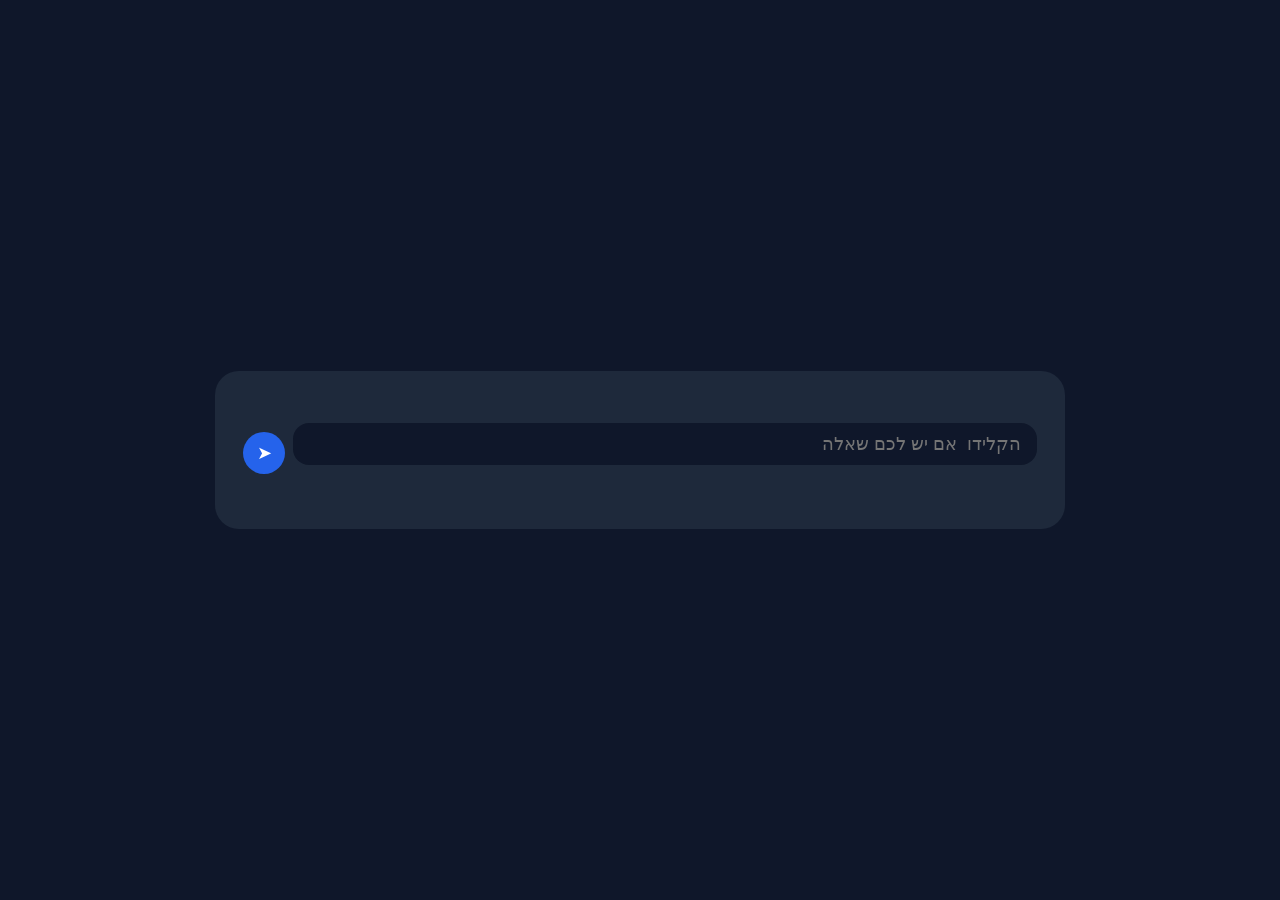
<file: web/index.html>
<!DOCTYPE html>
<html lang="he">

<head>

<meta charset="UTF-8">

<meta name="viewport"

content="width=device-width, initial-scale=1.0">

<title>Nexora Demo</title>

<style>

body{

    margin:0;

    background:#0f172a;

    color:#ffffff;

    font-family:Arial,sans-serif;

    direction:rtl;

    display:flex;

    justify-content:center;

    align-items:center;

    min-height:100vh;
}

.container{

    width:95%;

    max-width:850px;

    background:#1e293b;

    border-radius:24px;

    padding:28px;

    box-sizing:border-box;
}

h1{

    text-align:center;

    margin:0 0 24px 0;

    font-size:32px;

    font-weight:bold;
}

.message{

    font-size:18px;

    line-height:1.8;

    text-align:center;

    margin-bottom:24px;
}

.input-box{

    width:100%;

    height:42px;

    padding:12px 16px;

    margin-bottom:18px;

    border:none;

    border-radius:16px;

    box-sizing:border-box;

    background:#0f172a;

    color:#ffffff;

    font-size:18px;
}
.input-wrapper{

    display:flex;

    align-items:center;

    gap:8px;

    margin-bottom:18px;

}

.input-box{

    flex:1;

    height:42px;

    padding:12px 16px;

    border:none;

    border-radius:16px;

    box-sizing:border-box;

    background:#0f172a;

    color:#ffffff;

    font-size:18px;

}

.send-button{

    width:42px;

    height:42px;

    border:none;

    border-radius:50%;

    background:#2563eb;

    color:white;

    font-size:18px;

    cursor:pointer;

    flex-shrink:0;

}
.button{

    width:100%;

    height:38px;

    margin-top:8px;

    border:none;

    border-radius:16px;

    background:#475569;

    color:#ffffff;

    font-size:16px;

    font-weight:bold;

    text-align:center;

    cursor:pointer;
}

.menu-button{

    width:100%;

    height:38px;

    margin-top:8px;

    border:none;

    border-radius:16px;

    background:#64748b;

    color:#ffffff;

    font-size:16px;

    font-weight:bold;

    cursor:pointer;
}

</style>

</head>

<body>

<div class="container">

<h1 id="title"></h1>

<div id="messages"></div>

<div id="aboutModal"
     style="
     display:none;
     position:fixed;
     top:0;
     left:0;
     width:100%;
     height:100%;
     background:#07152f;
     z-index:9999;
     overflow:auto;
     padding:20px;
     box-sizing:border-box;
">

    <div
        style="
        max-width:700px;
        margin:auto;
        text-align:center;
        color:white;
    ">
<img
    id="aboutImage"
    style="
    width:100%;
    max-height:44vh;
    object-fit:cover;
    border-radius:20px;
    margin-bottom:12px;
">

<h1
    id="aboutTitle"
    style="
    margin:10px 0;
    font-size:28px;
"
></h1>

<div
    id="aboutText"
    style="
    font-size:18px;
    line-height:1.5;
    margin-top:10px;
"
></div>
<div
    id="aboutButtons"
    style="
        margin-top:20px;
        display:flex;
        flex-direction:column;
        gap:10px;
    "
></div>

</div>
</div>

<div class="input-wrapper">

    <input
        id="chatInput"
        class="input-box"
        type="text"
        placeholder="הקלידו  אם יש לכם שאלה"
    >

    <button
        id="sendButton"
        class="send-button"
    >
        ➤
    </button>

</div>
<div id="buttons"></div>
</div>
<script>

let entryPoints = {};

let routes = {};

let pages = {};

let popupRoutes = {};


async function getPage(key){

    let pageId =
        entryPoints[key];

    if(!pageId){

        pageId =
            routes[key];

    }

    if(!pageId){

        return null;

    }

    const pageFile =
        pages[pageId];

    if(!pageFile){

        return null;

    }

    const response =
        await fetch(
            BASE + "pages/" + pageFile
        );

    return await response.json();

}

async function loadNavigation(){

    entryPoints =
        await fetch(
            BASE + "navigation/entry_points.json"
        ).then(r => r.json());

    routes =
        await fetch(
            BASE + "navigation/routes.json"
        ).then(r => r.json());

    pages =
        await fetch(
            BASE + "navigation/pages.json"
        ).then(r => r.json());

    popupRoutes =
        await fetch(
            BASE + "navigation/popup_routes.json"
        ).then(r => r.json());

}

async function getPopup(key){

    const popupId =
        popupRoutes[key];

    if(!popupId){

        return null;

    }

    const popupFile =
        pages[popupId];

    if(!popupFile){

        return null;

    }

    const response =
        await fetch(
            BASE + "pages/" + popupFile
        );

    return await response.json();

}
async function showPage(key){

    const data =
        await getPage(key);

    if(!data){

        console.error(
            "Page not found:",
            key
        );

        return;

    }

    renderPage(data);

}
function showPopup(data){

    document.getElementById(
        "aboutImage"
    ).src =
        data.image || "";

    document.getElementById(
        "aboutTitle"
    ).innerText =
        data.title || "";

    document.getElementById(
        "aboutText"
    ).innerHTML =
        (data.messages || []).join("<br><br>");

    const aboutButtons =
        document.getElementById(
            "aboutButtons"
        );

    aboutButtons.innerHTML = "";

    (data.buttons || []).forEach(btn => {

        const button =
            document.createElement(
                "button"
            );

        button.className =
            "button";

        button.innerText =
            btn.text;

        button.onclick = async () => {

            document.getElementById(
                "aboutModal"
            ).style.display =
                "none";

            const popup =
                await getPopup(btn.id);

            if(popup){

                showPopup(popup);

                return;

            }

            await showPage(btn.id);

        };

        aboutButtons.appendChild(
            button
        );

    });

    document.getElementById(
        "aboutModal"
    ).style.display =
        "block";

}

function renderPage(data){

    document.getElementById(
        "title"
    ).innerText =
        data.title;

    const messages =
        document.getElementById(
            "messages"
        );

    messages.innerHTML = "";

    data.messages.forEach(msg => {

        const div =
            document.createElement(
                "div"
            );

        div.className =
            "message";

        div.innerText =
            msg;

        messages.appendChild(
            div
        );

    });

    const buttons =
        document.getElementById(
            "buttons"
        );

    buttons.innerHTML = "";

    data.buttons.forEach(btn => {

        const button =
            document.createElement(
                "button"
            );

        button.className =
            "button";

        button.innerText =
            btn.text;

        button.onclick = async () => {

            const popup =
                await getPopup(btn.id);

            if(popup){

                showPopup(popup);

                return;

            }

            await showPage(btn.id);

        };

        buttons.appendChild(
            button
        );

    });
}
const BASE =
    "https://raw.githubusercontent.com/sergey070784-commits/nexora/main/";

const input =
    document.getElementById("chatInput");

const sendButton =
    document.getElementById("sendButton");

async function sendMessage(){

    const text =
        input.value.trim();

    if(!text)
        return;

    try{

        const response =
            await fetch(
                "https://message.sergey070784.workers.dev/",
                {

                    method:"POST",

                    headers:{
                        "Content-Type":"application/json"
                    },

                    body:JSON.stringify({

                        session_id:
                            localStorage.getItem("session_id"),

                        channel:
                            "web",

                        message:
                            text

                    })

                }
            );

        if(!response.ok){

            throw new Error("Send failed");

        }

        input.value = "";

    }

    catch(err){

        console.error(err);

    }

}

sendButton.onclick =
    sendMessage;

input.addEventListener(
    "keydown",
    e => {

        if(e.key === "Enter")
            sendMessage();

    }
);

(async () => {

    await loadNavigation();

    const params =
        new URLSearchParams(
            window.location.search
        );

    const start =
        params.get("start") || "nx_menu";

    await showPage(start);

})();

</script>
</body>

</html>
</file>
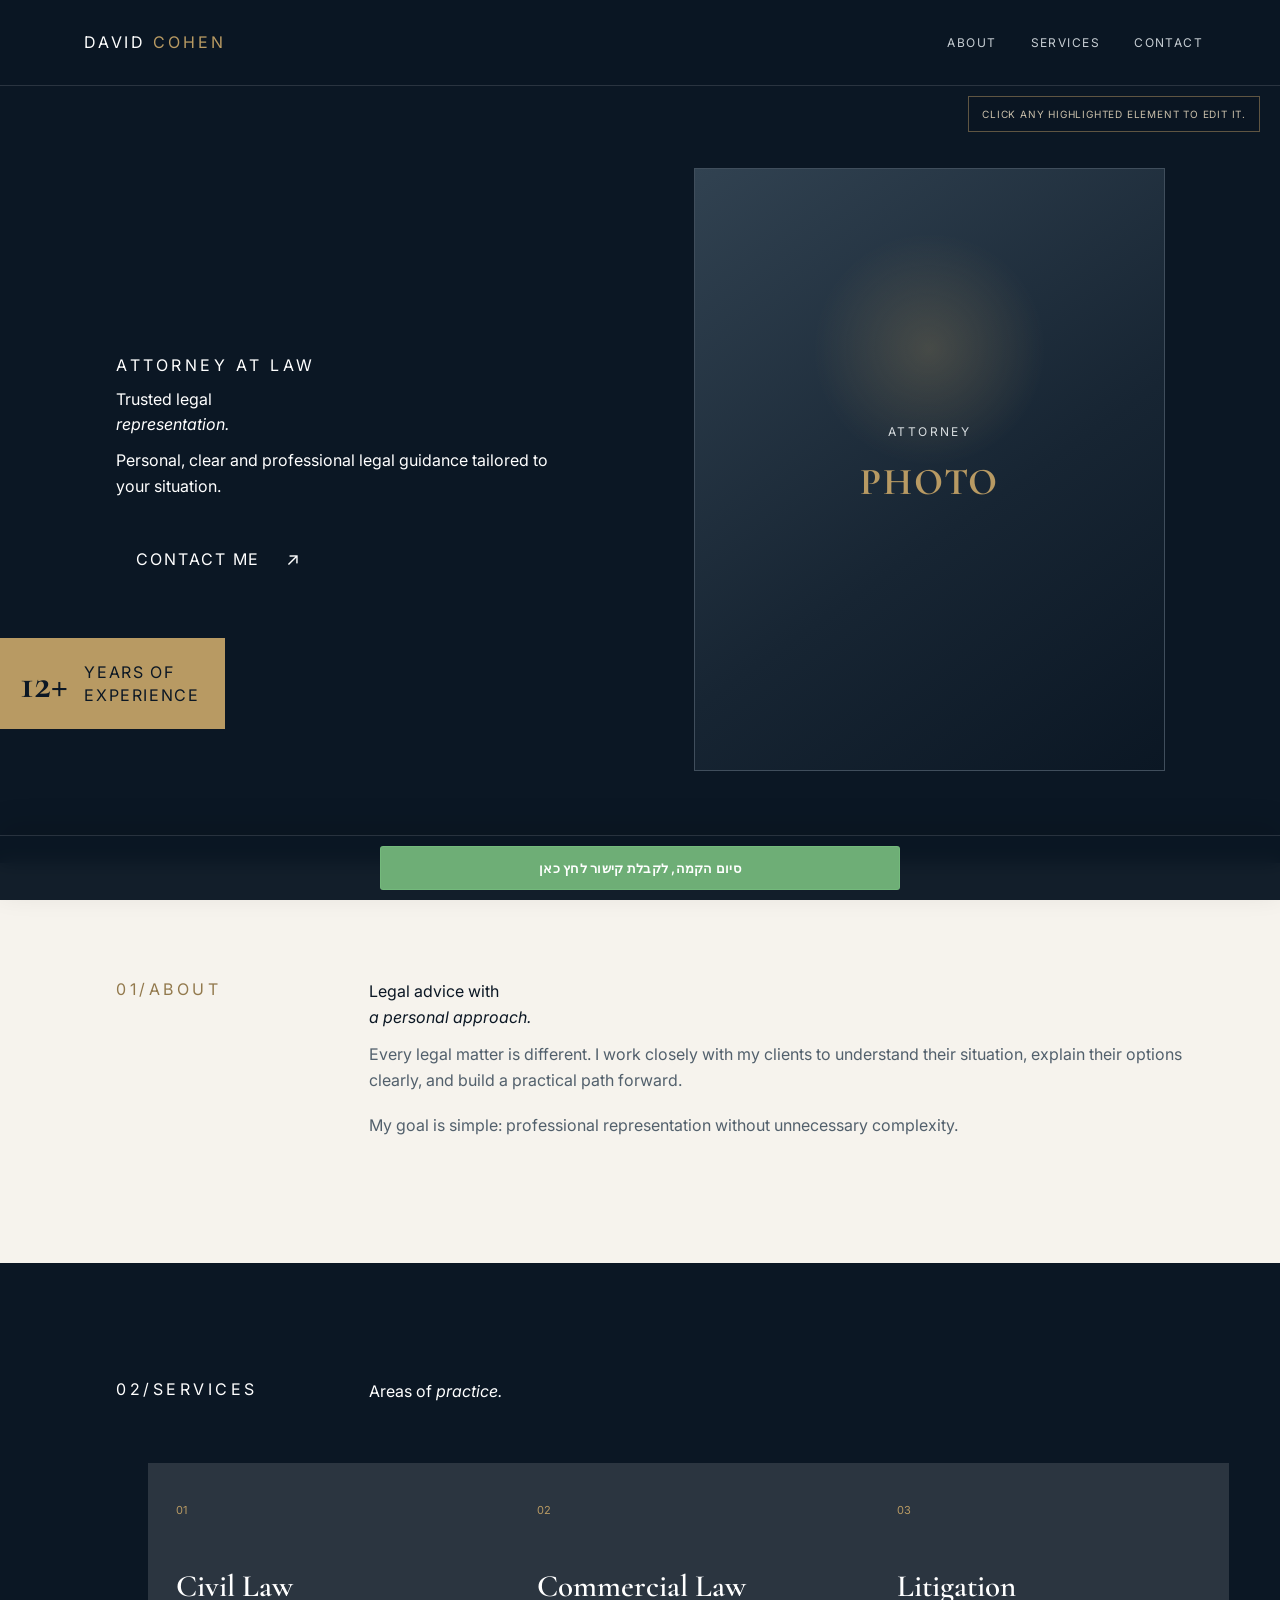
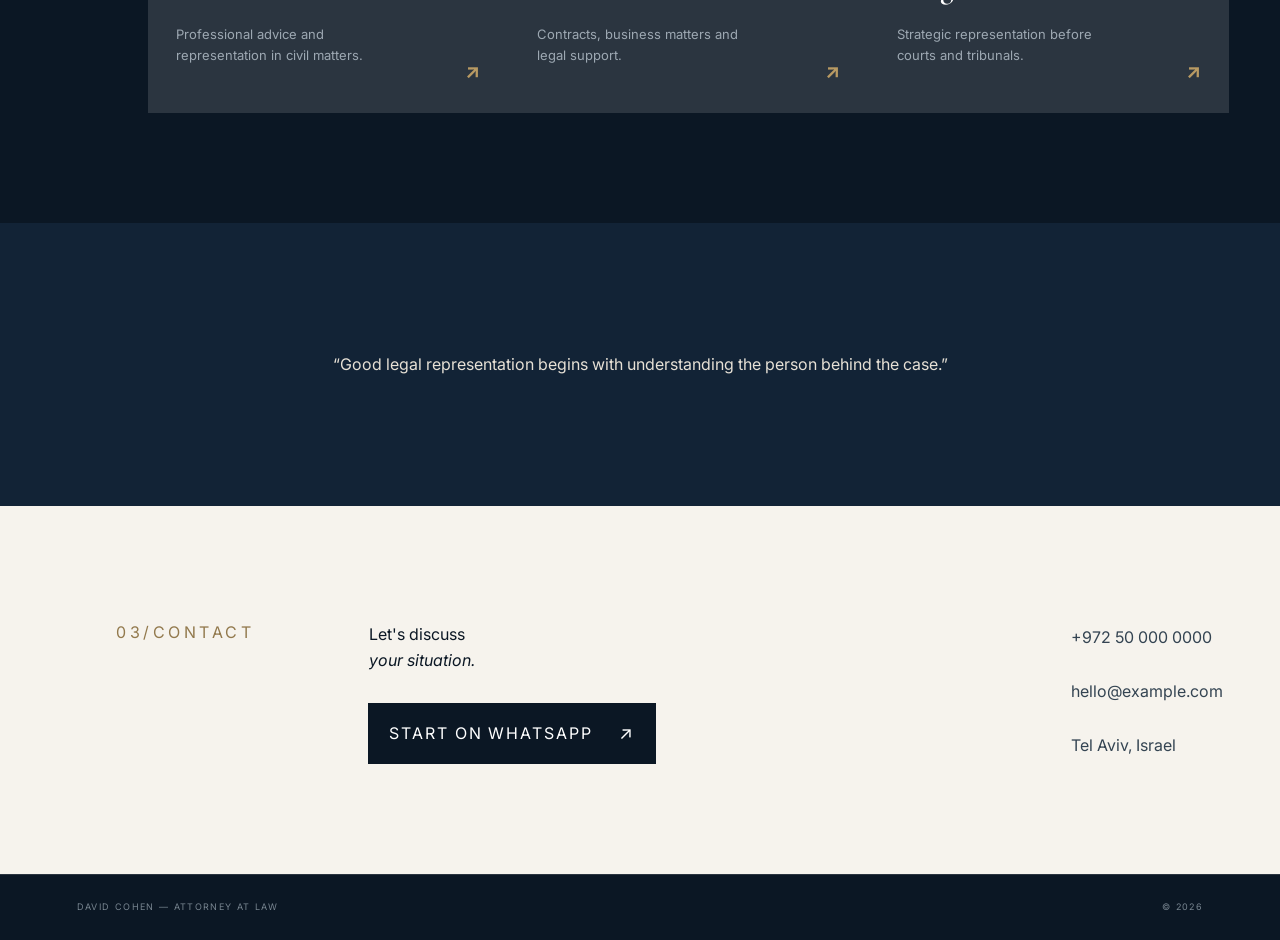
<file: web/lawyer-template-01/index.html>
<!DOCTYPE html>
<html lang="en">
<head>
  <meta charset="UTF-8">
  <meta name="viewport" content="width=device-width, initial-scale=1.0">
  <title>Modern Personal Lawyer — Editable Template</title>
  <link rel="preconnect" href="https://fonts.googleapis.com">
  <link rel="preconnect" href="https://fonts.gstatic.com" crossorigin>
  <link href="https://fonts.googleapis.com/css2?family=Cormorant+Garamond:wght@500;600;700&family=Inter:wght@400;500;600&display=swap" rel="stylesheet">
  <link rel="stylesheet" href="style.css">
</head>
<body>
  <div class="editor-hint" aria-live="polite">Click any highlighted element to edit it.</div>

  <header class="site-header">
    <button class="editable brand" data-edit="text" data-key="name" data-label="Lawyer name">DAVID <span>COHEN</span></button>
    <nav aria-label="Primary navigation">
      <a class="nav-link" href="#about" data-nav-key="about">About</a>
      <a class="nav-link" href="#services" data-nav-key="services">Services</a>
      <a class="nav-link" href="#contact" data-nav-key="contact">Contact</a>
    </nav>
  </header>

  <main>
    <section class="hero">
      <div class="hero-copy">
        <button class="editable eyebrow" data-edit="text" data-key="profession" data-label="Profession">ATTORNEY AT LAW</button>
        <button class="editable heading-edit" data-edit="text" data-key="headline" data-label="Main headline">
          Trusted legal<br><em>representation.</em>
        </button>
        <button class="editable hero-text" data-edit="textarea" data-key="hero_text" data-label="Introduction">
          Personal, clear and professional legal guidance tailored to your situation.
        </button>
        <button class="editable primary-cta" data-edit="text" data-key="cta" data-label="Main CTA">Contact Me <span>↗</span></button>
      </div>

      <div class="hero-visual">
        <button class="editable portrait" data-edit="image" data-key="photo" data-label="Lawyer photo">
          <span class="portrait-placeholder">ATTORNEY<br><strong>PHOTO</strong></span>
        </button>
        <div class="experience">
          <button class="editable experience-number" style="display:inline-block;width:auto;padding:0" data-edit="experience-number" data-key="experience" data-label="Experience number"><strong>12+</strong></button>
          <button class="editable experience-label" style="display:inline-block;width:auto;padding:0" data-edit="experience-label" data-key="experience_text" data-label="Experience label"><span>Years of<br>experience</span></button>
        </div>
      </div>
    </section>

    <section id="about" class="about section">
      <button class="editable section-label section-label-edit" data-edit="section-name" data-section="about" data-key="section_about" data-label="About section name"><span class="section-number">01</span><span class="section-separator"> / </span><span class="section-name">ABOUT</span></button>
      <div class="section-content">
        <button class="editable section-heading" data-edit="text" data-key="about_heading" data-label="About heading">
          Legal advice with<br><em>a personal approach.</em>
        </button>
        <button class="editable about-text" data-edit="textarea" data-key="about_text_1" data-label="About text">
          Every legal matter is different. I work closely with my clients to understand their situation, explain their options clearly, and build a practical path forward.
        </button>
        <button class="editable about-text" data-edit="textarea" data-key="about_text_2" data-label="About second paragraph">
          My goal is simple: professional representation without unnecessary complexity.
        </button>
      </div>
    </section>

    <section id="services" class="services section">
      <button class="editable section-label section-label-edit" data-edit="section-name" data-section="services" data-key="section_services" data-label="Services section name"><span class="section-number">02</span><span class="section-separator"> / </span><span class="section-name">SERVICES</span></button>
      <div class="section-content">
        <button class="editable section-heading" data-edit="text" data-key="services_heading" data-label="Services heading">
          Areas of <em>practice.</em>
        </button>

        <div class="service-grid">
          <button class="editable service-card" data-edit="service" data-key="service_1" data-label="Service 1">
            <span>01</span>
            <h3>Civil Law</h3>
            <p>Professional advice and representation in civil matters.</p>
            <b>↗</b>
          </button>
          <button class="editable service-card" data-edit="service" data-key="service_2" data-label="Service 2">
            <span>02</span>
            <h3>Commercial Law</h3>
            <p>Contracts, business matters and legal support.</p>
            <b>↗</b>
          </button>
          <button class="editable service-card" data-edit="service" data-key="service_3" data-label="Service 3">
            <span>03</span>
            <h3>Litigation</h3>
            <p>Strategic representation before courts and tribunals.</p>
            <b>↗</b>
          </button>
        </div>
      </div>
    </section>

    <section class="statement">
      <button class="editable quote" data-edit="textarea" data-key="quote" data-label="Quote">
        “Good legal representation begins with understanding the person behind the case.”
      </button>
    </section>

    <section id="contact" class="contact section">
      <button class="editable section-label section-label-edit" data-edit="section-name" data-section="contact" data-key="section_contact" data-label="Contact section name"><span class="section-number">03</span><span class="section-separator"> / </span><span class="section-name">CONTACT</span></button>
      <div class="section-content contact-layout">
        <div>
          <button class="editable section-heading" data-edit="text" data-key="contact_heading" data-label="Contact heading">
            Let's discuss<br><em>your situation.</em>
          </button>
          <button class="editable primary-cta contact-cta" data-edit="text" data-key="contact_cta" data-label="Contact CTA">Start on WhatsApp <span>↗</span></button>
        </div>
        <div class="contact-details">
          <button class="editable contact-item" data-edit="phone" data-key="phone" data-label="Phone">+972 50 000 0000</button>
          <button class="editable contact-item" data-edit="email" data-key="email" data-label="Email">hello@example.com</button>
          <button class="editable contact-item" data-edit="text" data-key="location" data-label="Location">Tel Aviv, Israel</button>
        </div>
      </div>
    </section>
  </main>

  <footer>
    <span>DAVID COHEN — ATTORNEY AT LAW</span>
    <span>© 2026</span>
  </footer>

  <div class="editor-overlay" id="editorOverlay" hidden>
    <div class="editor-panel" role="dialog" aria-modal="true" aria-labelledby="editorTitle">
      <div class="editor-panel-head">
        <div>
          <p class="editor-kicker">EDIT ELEMENT</p>
          <h2 id="editorTitle">Edit</h2>
        </div>
        <button type="button" class="editor-close" id="editorClose" aria-label="Close editor">×</button>
      </div>
      <div id="editorBody"></div>
      <div class="editor-actions">
        <button type="button" class="editor-cancel" id="editorCancel">Cancel</button>
        <button type="button" class="editor-save" id="editorSave">Save</button>
      </div>
    </div>
  </div>

  <input type="file" id="imageInput" accept="image/*" hidden>

  
<!-- FINALIZE / STAGE 2 -->
  <div class="setup-finish-bar" id="setupFinishBar" dir="rtl">
    <button type="button" id="setupFinishButton">סיום הקמה, לקבלת קישור לחץ כאן</button>
  </div>

  <div class="finish-overlay" id="finishOverlay" hidden dir="rtl">
    <div class="finish-modal" role="dialog" aria-modal="true" aria-labelledby="finishTitle">
      <button type="button" class="finish-close" id="finishClose" aria-label="סגירה">×</button>
      <div class="finish-step">שלב 2 מתוך 3</div>
      <h2 id="finishTitle">האתר מוכן</h2>
      <p>בלחיצת כפתור הסכם אתם מקבלים קישור לאתר שלכם. אתר לרשותכם למשך 7 ימים ללא עלות וללא התחייבות</p>

      <div class="finish-actions">
        <button type="button" class="finish-agree" id="finishAgree">הסכם</button>
        <button type="button" class="finish-change" id="finishChange">שינוי</button>
      </div>

      <!-- PROCESSING STATE -->
      <div class="finish-processing" id="finishProcessing" hidden>
        <h2>האתר שלכם בהכנה</h2>

        <p>
          הנתונים שלכם נמצאים בתהליך עיבוד.
          אנחנו מכינים עבורכם את האתר.
        </p>

        <div class="processing-loader">
          <div class="processing-loader-bar"></div>
        </div>

        <div class="processing-status">
          <span class="processing-spinner"></span>
          <span>מכינים את האתר שלכם...</span>
        </div>

        <div class="processing-notice">
          אנא אל תעזבו את האתר עד לסיום התהליך
        </div>
      </div>

      
<!-- STEP 4 — RESULT STATE -->
<div class="finish-result" id="finishResult" hidden>

  <div class="finish-step">שלב 4 מתוך 4</div>

  <h2>האתר שלכם מוכן!</h2>

  <p class="finish-result-subtitle">
    האתר שלכם זמין למשך 7 ימים, ללא עלות וללא התחייבות.
  </p>

  <div class="finish-url-section">
    <div class="finish-url-label">קישור לאתר שלכם</div>

    <div class="finish-url-row">
      <div class="finish-url-value" id="finishSiteUrl" dir="ltr">
        https://your-site-url.com
      </div>

      <button type="button" class="finish-copy" id="finishCopyUrl">
        העתק קישור
      </button>
    </div>
  </div>

  <div class="finish-admin-section">

    <h3>לקבלת קישור מנהל (Admin Link)</h3>

    <p>
      מלאו את הפרטים הבאים כדי לקבל קישור לניהול האתר:
    </p>

    <div class="finish-form">

      <div class="finish-field">
        <label for="finishName">שם מלא</label>
        <input type="text" id="finishName" placeholder="הזינו שם מלא">
      </div>

      <div class="finish-field">
        <label for="finishPhone">מספר טלפון</label>
        <input type="tel" id="finishPhone" placeholder="הזינו מספר טלפון">
      </div>

      <div class="finish-field">
        <label for="finishEmail">כתובת אימייל</label>
        <input type="email" id="finishEmail" placeholder="הזינו כתובת אימייל">
      </div>

    </div>

    <button type="button" class="finish-submit" id="finishSubmit">
      שלח
    </button>

  </div>

</div>
<!-- END STEP 4 -->

    </div>
  </div>

  <script>

    (() => {
      const sessionId = crypto.randomUUID();
      const overlay = document.getElementById("editorOverlay");
      const body = document.getElementById("editorBody");
      const title = document.getElementById("editorTitle");
      const save = document.getElementById("editorSave");
      const close = document.getElementById("editorClose");
      const cancel = document.getElementById("editorCancel");
      const imageInput = document.getElementById("imageInput");

      let active = null;
      let pendingImage = null;
      let pendingImageFile = null;

      const sectionState = {
        about: { name: "ABOUT", nav: "About" },
        services: { name: "SERVICES", nav: "Services" },
        contact: { name: "CONTACT", nav: "Contact" }
      };

      function syncSection(sectionId) {
        const state = sectionState[sectionId];
        if (!state) return;
        const sectionLabel = document.querySelector(`[data-section="${sectionId}"]`);
        if (sectionLabel) {
          const nameNode = sectionLabel.querySelector(".section-name");
          if (nameNode) nameNode.textContent = state.name.toUpperCase();
        }
        const nav = document.querySelector(`[data-nav-key="${sectionId}"]`);
        if (nav) nav.textContent = state.nav;
      }

      function openEditor(element) {
        active = element;
        pendingImage = null;

        const label = element.dataset.label || "Edit element";
        const type = element.dataset.edit;
        title.textContent = label;
        body.innerHTML = "";

        if (type === "section-name") {
          const sectionId = element.dataset.section;
          const current = sectionState[sectionId]?.name || element.querySelector(".section-name")?.textContent || "";
          body.innerHTML = `
            <label class="editor-label" for="editorInput">Section name</label>
            <input class="editor-input" id="editorInput" type="text" maxlength="40" value="${escapeAttr(current)}">
            <p class="editor-description">This name updates both the section label and the matching top navigation item.</p>
          `;
        } else if (type === "image") {
          body.innerHTML = `
            <p class="editor-description">Choose a local photo. This is only a local preview for now. Cloudinary comes later.</p>
            <button type="button" class="upload-button" id="chooseImage">Choose photo</button>
            <div class="image-preview" id="imagePreview">
              ${element.querySelector("img") ? '<img src="' + element.querySelector("img").src + '" alt="Current photo">' : '<span>No photo selected</span>'}
            </div>
          `;
          document.getElementById("chooseImage").addEventListener("click", () => imageInput.click());
          imageInput.onchange = () => {
            const file = imageInput.files && imageInput.files[0];
            if (!file) return;
            pendingImageFile = file;
            const reader = new FileReader();
            reader.onload = () => {
              pendingImage = reader.result;
              document.getElementById("imagePreview").innerHTML = `<img src="${pendingImage}" alt="Selected lawyer photo">`;
            };
            reader.readAsDataURL(file);
          };
        } else if (type === "experience-label") {
          const current = element.querySelector("span").innerText.trim();
          body.innerHTML = `
            <label class="editor-label" for="editorInput">Experience label</label>
            <textarea class="editor-textarea" id="editorInput" maxlength="80">${escapeHtml(current)}</textarea>
          `;
        } else if (type === "experience-number") {
          const current = element.querySelector("strong").textContent.replace("+", "");
          body.innerHTML = `
            <label class="editor-label" for="editorInput">Experience number</label>
            <input class="editor-input" id="editorInput" type="number" min="0" max="99" value="${current}">
          `;
        } else if (type === "service") {
          const h3 = element.querySelector("h3").textContent;
          const p = element.querySelector("p").textContent;
          body.innerHTML = `
            <label class="editor-label" for="serviceTitle">Service name</label>
            <input class="editor-input" id="serviceTitle" type="text" maxlength="60" value="${escapeAttr(h3)}">
            <label class="editor-label" for="serviceDescription">Description</label>
            <textarea class="editor-textarea" id="serviceDescription" maxlength="180">${escapeHtml(p)}</textarea>
          `;
        } else {
          const current = element.innerText.replace("↗", "").trim();
          const input = type === "textarea" ? "textarea" : "input";
          body.innerHTML = `
            <label class="editor-label" for="editorInput">${label}</label>
            <${input} class="${type === "textarea" ? "editor-textarea" : "editor-input"}" id="editorInput" ${input === "input" ? 'type="text"' : ""}>${input === "textarea" ? escapeHtml(current) : ""}</${input}>
          `;
          if (input === "input") document.getElementById("editorInput").value = current;
        }

        overlay.hidden = false;
        document.body.classList.add("editing");
        const first = body.querySelector("input, textarea, button");
        if (first) first.focus();
      }

      function applyChanges() {
        if (!active) return;
        const type = active.dataset.edit;

        if (type === "section-name") {
          const value = document.getElementById("editorInput").value.trim();
          if (!value) return;
          const sectionId = active.dataset.section;
          if (sectionState[sectionId]) {
            sectionState[sectionId].name = value.toUpperCase();
            sectionState[sectionId].nav = value.replace(/\s+/g, " ").trim();
            syncSection(sectionId);
          }
        } else if (type === "image") {
          if (!pendingImage) {
            closeEditor();
            return;
          }
          active.innerHTML = `<img src="${pendingImage}" alt="Lawyer portrait">`;
          active.classList.add("has-image");
        } else if (type === "experience-number") {
          const value = Math.max(0, Math.min(99, Number(document.getElementById("editorInput").value) || 0));
          active.querySelector("strong").textContent = value + "+";
        } else if (type === "experience-label") {
          const value = document.getElementById("editorInput").value.trim();
          if (!value) return;
          active.querySelector("span").innerHTML = value
            .split(/\r?\n/)
            .map(line => escapeHtml(line))
            .join("<br>");
        } else if (type === "service") {
          active.querySelector("h3").textContent = document.getElementById("serviceTitle").value.trim() || "Service";
          active.querySelector("p").textContent = document.getElementById("serviceDescription").value.trim() || "Professional legal services.";
        } else {
          const value = document.getElementById("editorInput").value.trim();
          if (!value) return;
          if (active.dataset.key === "name") {
            const parts = value.split(/\s+/);
            const first = parts.shift() || "";
            const last = parts.join(" ");
            active.innerHTML = `${escapeHtml(first)} <span>${escapeHtml(last)}</span>`;
          } else if (active.dataset.key === "headline" || active.dataset.key.includes("heading")) {
            const words = value.split(/\s+/);
            const breakAt = Math.max(1, Math.floor(words.length / 2));
            active.innerHTML = `${escapeHtml(words.slice(0, breakAt).join(" "))}<br><em>${escapeHtml(words.slice(breakAt).join(" "))}</em>`;
          } else if (active.dataset.key === "cta" || active.dataset.key === "contact_cta" || active.dataset.key === "whatsapp_label") {
            active.innerHTML = `${escapeHtml(value)} <span>↗</span>`;
          } else {
            active.textContent = value;
          }
        }

        closeEditor();
      }

      function closeEditor() {
        overlay.hidden = true;
        document.body.classList.remove("editing");
        active = null;
        pendingImage = null;
        imageInput.value = "";
      }

      function escapeHtml(value) {
        return String(value).replace(/[&<>"']/g, char => ({
          "&": "&amp;", "<": "&lt;", ">": "&gt;", '"': "&quot;", "'": "&#039;"
        }[char]));
      }

      function escapeAttr(value) {
        return escapeHtml(value);
      }

      document.querySelectorAll(".editable").forEach(element => {
        element.addEventListener("click", event => {
          event.preventDefault();
          openEditor(element);
        });
      });

      save.addEventListener("click", applyChanges);
      close.addEventListener("click", closeEditor);
      cancel.addEventListener("click", closeEditor);

      overlay.addEventListener("click", event => {
        if (event.target === overlay) closeEditor();
      });

      document.addEventListener("keydown", event => {
        if (event.key === "Escape" && !overlay.hidden) closeEditor();
        if (event.key === "Escape" && !document.getElementById("finishOverlay").hidden) closeFinish();
      });

      // Stage 2 visual flow — the real link-generation action is connected later.
      const finishOverlay = document.getElementById("finishOverlay");
      const finishButton = document.getElementById("setupFinishButton");
      const finishClose = document.getElementById("finishClose");
      const finishChange = document.getElementById("finishChange");
      const finishAgree = document.getElementById("finishAgree");
      const finishProcessing = document.getElementById("finishProcessing");
      const finishModal = document.querySelector(".finish-modal");
      const finishResult = document.getElementById("finishResult");
      const finishSiteUrl = document.getElementById("finishSiteUrl");

      let isProcessing = false;
      let statusPollingTimer = null;
      let statusPollingActive = false;

      async function checkSiteStatus() {
        if (!statusPollingActive) return;

        try {
          const response = await fetch(
            `https://site-data-worker.sergey070784.workers.dev/?session_id=${encodeURIComponent(sessionId)}`
          );

          if (!response.ok) {
            throw new Error(`HTTP ${response.status}`);
          }

          const result = await response.json();

          if (!result.success) {
            throw new Error(result.error || "Status check failed");
          }

          const status = result.status;
          console.log("SITE STATUS:", status);

          // Python 1 has not finished assigning the slot yet.
          if (status === "new" || status === "1" || status === "pair") {
            return;
          }

          // Python 2 has returned the assigned site URL.
          if (typeof status === "string" && /^https?:\/\//i.test(status)) {
            statusPollingActive = false;

            if (statusPollingTimer !== null) {
              clearInterval(statusPollingTimer);
              statusPollingTimer = null;
            }

            finishSiteUrl.textContent = status;
            finishProcessing.hidden = true;
            finishResult.hidden = false;
            console.log("SITE READY:", status);
          }
        } catch (error) {
          console.error("STATUS CHECK FAILED:", error);
        }
      }

      async function startStatusPolling() {
        if (statusPollingActive) return;

        statusPollingActive = true;

        // Check immediately. Start the interval only if the URL was not received.
        await checkSiteStatus();

        if (statusPollingActive) {
          statusPollingTimer = setInterval(checkSiteStatus, 60 * 1000);
        }
      }

      function openFinish() {
        finishOverlay.hidden = false;
        document.body.classList.add("finish-open");
        finishAgree.focus();
      }

      function closeFinish() {
          if (isProcessing) return;

          finishOverlay.hidden = true;
          document.body.classList.remove("finish-open");
      }

      function showFinishProcessing() {
          isProcessing = true;

          finishModal.querySelector(".finish-step").hidden = true;
          finishModal.querySelector("#finishTitle").hidden = true;
          finishModal.querySelector(":scope > p").hidden = true;

          const finishActions = finishModal.querySelector(".finish-actions");

          finishAgree.disabled = true;
          finishChange.disabled = true;

          finishActions.hidden = true;
          finishActions.style.display = "none";

          finishClose.hidden = true;

          finishProcessing.hidden = false;
      }

      finishButton.addEventListener("click", openFinish);
      finishClose.addEventListener("click", closeFinish);
      finishChange.addEventListener("click", closeFinish);
      finishAgree.addEventListener("click", async () => {
        const originalButtonText = finishAgree.textContent;
        finishAgree.disabled = true;
        finishAgree.textContent = "שומר...";
        const experienceValue =
            document.querySelector('[data-key="experience"] strong')?.innerText.trim() || "";

        const experienceLabel =
            document.querySelector('[data-key="experience_text"]')?.innerText.trim() || "";

        const siteData = {
          schema_version: "1",
          template_id: "lawyer-template-01",
          status: "new",
          session_id: sessionId,

          site: {
            name: document.querySelector('[data-key="name"]')?.innerText.trim() || "",
            profession: document.querySelector('[data-key="profession"]')?.innerText.trim() || "",
            headline: document.querySelector('[data-key="headline"]')?.innerText.trim() || "",
            hero_text: document.querySelector('[data-key="hero_text"]')?.innerText.trim() || "",
            cta: document.querySelector('[data-key="cta"]')?.innerText.replace("↗", "").trim() || "",
            photo: "",
            experience: experienceValue,
            experience_text: experienceLabel,

            section_about: document.querySelector('[data-key="section_about"] .section-name')?.innerText.trim() || "",
            about_heading: document.querySelector('[data-key="about_heading"]')?.innerText.trim() || "",
            about_text_1: document.querySelector('[data-key="about_text_1"]')?.innerText.trim() || "",
            about_text_2: document.querySelector('[data-key="about_text_2"]')?.innerText.trim() || "",

            section_services: document.querySelector('[data-key="section_services"] .section-name')?.innerText.trim() || "",
            services_heading: document.querySelector('[data-key="services_heading"]')?.innerText.trim() || "",

            service_1: {
              title: document.querySelector('[data-key="service_1"] h3')?.innerText.trim() || "",
              description: document.querySelector('[data-key="service_1"] p')?.innerText.trim() || ""
            },

            service_2: {
              title: document.querySelector('[data-key="service_2"] h3')?.innerText.trim() || "",
              description: document.querySelector('[data-key="service_2"] p')?.innerText.trim() || ""
            },

            service_3: {
              title: document.querySelector('[data-key="service_3"] h3')?.innerText.trim() || "",
              description: document.querySelector('[data-key="service_3"] p')?.innerText.trim() || ""
            },

            quote: document.querySelector('[data-key="quote"]')?.innerText.trim() || "",

            section_contact: document.querySelector('[data-key="section_contact"] .section-name')?.innerText.trim() || "",
            contact_heading: document.querySelector('[data-key="contact_heading"]')?.innerText.trim() || "",
            contact_cta: document.querySelector('[data-key="contact_cta"]')?.innerText.replace("↗", "").trim() || "",
            phone: document.querySelector('[data-key="phone"]')?.innerText.trim() || "",
            email: document.querySelector('[data-key="email"]')?.innerText.trim() || "",
            location: document.querySelector('[data-key="location"]')?.innerText.trim() || ""
          }
        };

        try {
          // 1) If a new photo was selected, upload it first.
          // Cloudinary Worker returns the hosted image URL.
          if (pendingImageFile) {
            finishAgree.textContent = "מעלה תמונה...";

            const imageForm = new FormData();
            imageForm.append("session_id", sessionId);
            imageForm.append("file", pendingImageFile);

            const imageResponse = await fetch(
              "https://site-data-cloudinary-worker.sergey070784.workers.dev/",
              {
                method: "POST",
                body: imageForm
              }
            );

            const imageResponseText = await imageResponse.text();
            let imageResult;

            try {
              imageResult = JSON.parse(imageResponseText);
            } catch {
              throw new Error(`Cloudinary Worker returned a non-JSON response (HTTP ${imageResponse.status}).`);
            }

            if (!imageResponse.ok || !imageResult.success || !imageResult.secure_url) {
              const message = imageResult.details || imageResult.error || `HTTP ${imageResponse.status}`;
              throw new Error(`Photo upload failed: ${message}`);
            }

            siteData.site.photo = imageResult.secure_url;
            console.log("PHOTO UPLOADED:", imageResult.secure_url);
          }

          // 2) Save the complete site JSON, including the Cloudinary URL.
          finishAgree.textContent = "שומר נתונים...";

          const response = await fetch(
            "https://site-data-worker.sergey070784.workers.dev/",
            {
              method: "POST",
              headers: {
                "Content-Type": "application/json"
              },
              body: JSON.stringify(siteData)
            }
          );

          const responseText = await response.text();
          let result;

          try {
            result = JSON.parse(responseText);
          } catch {
            throw new Error(`Worker returned a non-JSON response (HTTP ${response.status}).`);
          }

          if (!response.ok || !result.success) {
            const message = result.details || result.error || `HTTP ${response.status}`;
            throw new Error(message);
          }

          console.log("SITE DATA SAVED:", result);
          console.log("SESSION ID:", sessionId);
          console.log("PHOTO FILE (separate Cloudinary flow):", pendingImageFile);

          showFinishProcessing();
          startStatusPolling();

        } catch (error) {
          console.error("SITE DATA SAVE FAILED:", error);
          alert(`שמירת הנתונים נכשלה. נסה שוב.\n\n${error.message}`);
        } finally {
          finishAgree.disabled = false;
          finishAgree.textContent = originalButtonText;
        }
      });

      finishOverlay.addEventListener("click", event => {
        if (event.target === finishOverlay) closeFinish();
      });
    })();
  </script>
</body>
</html>
</file>
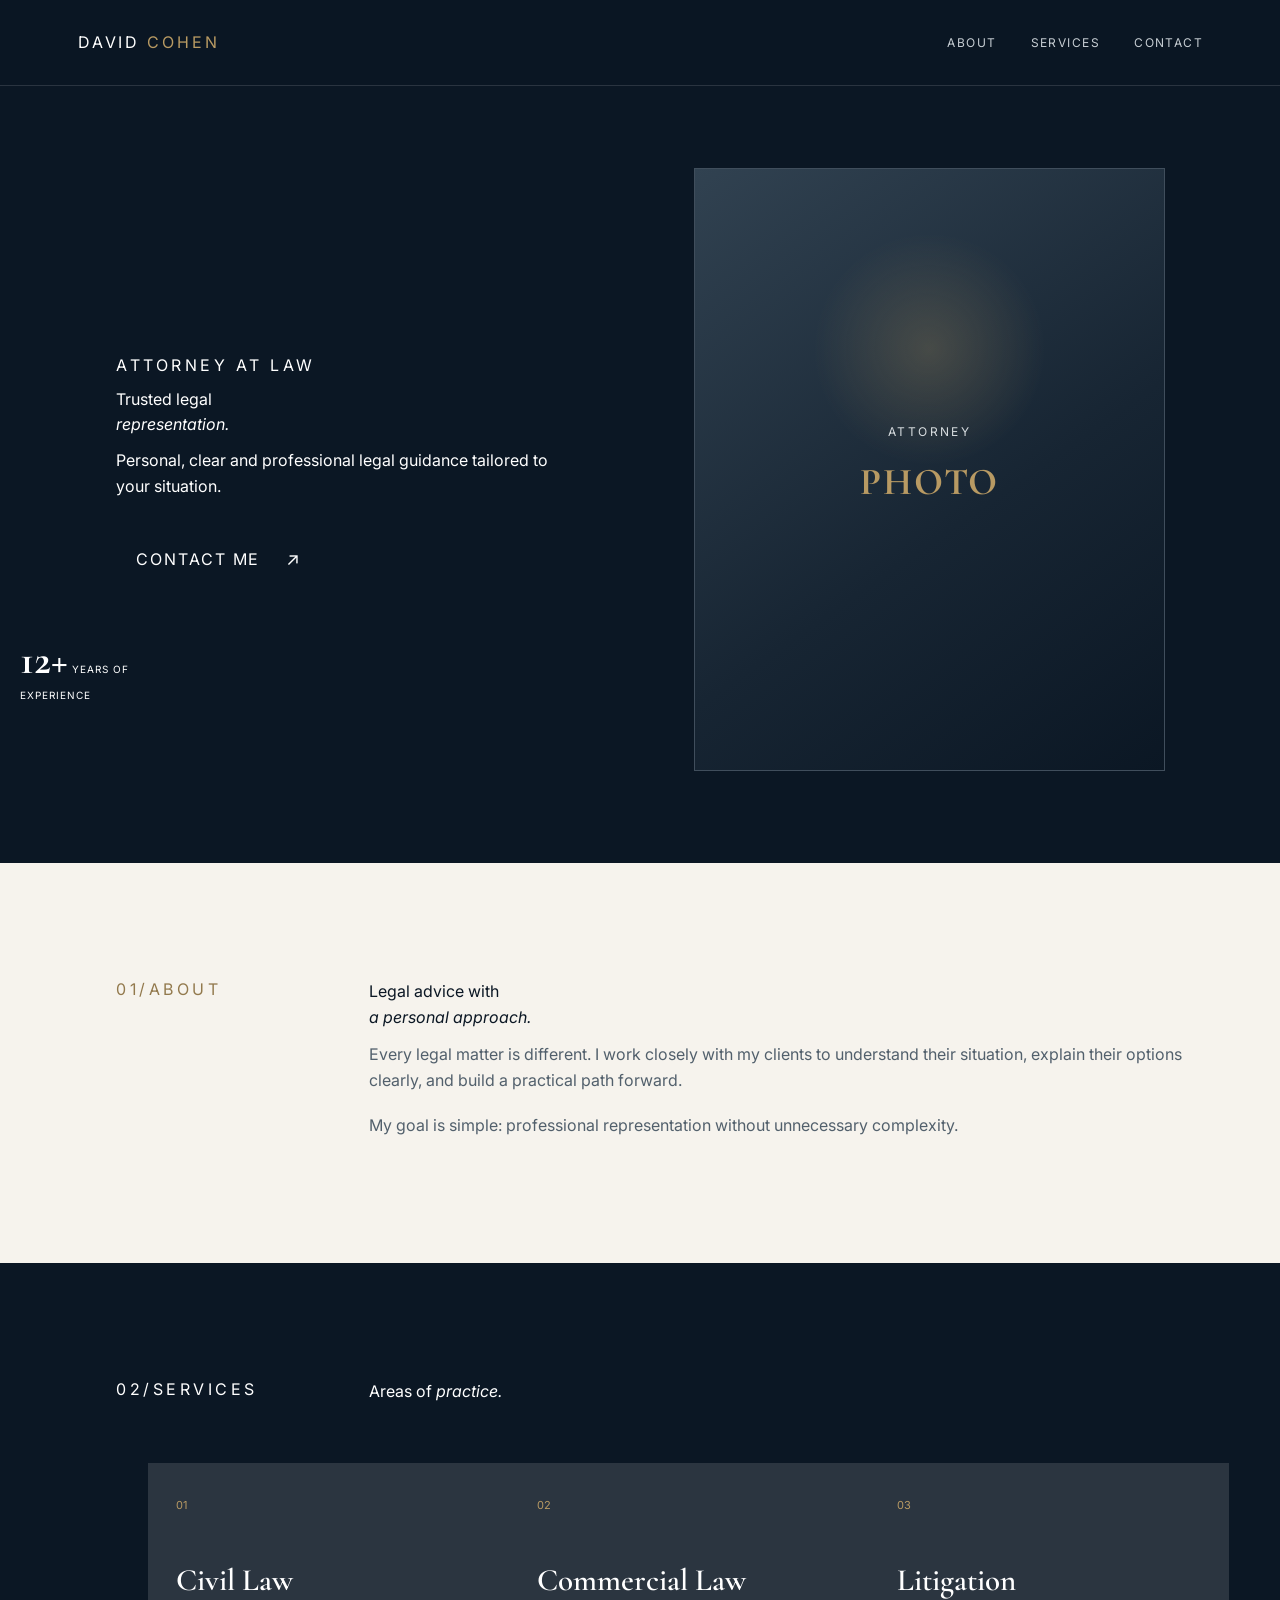
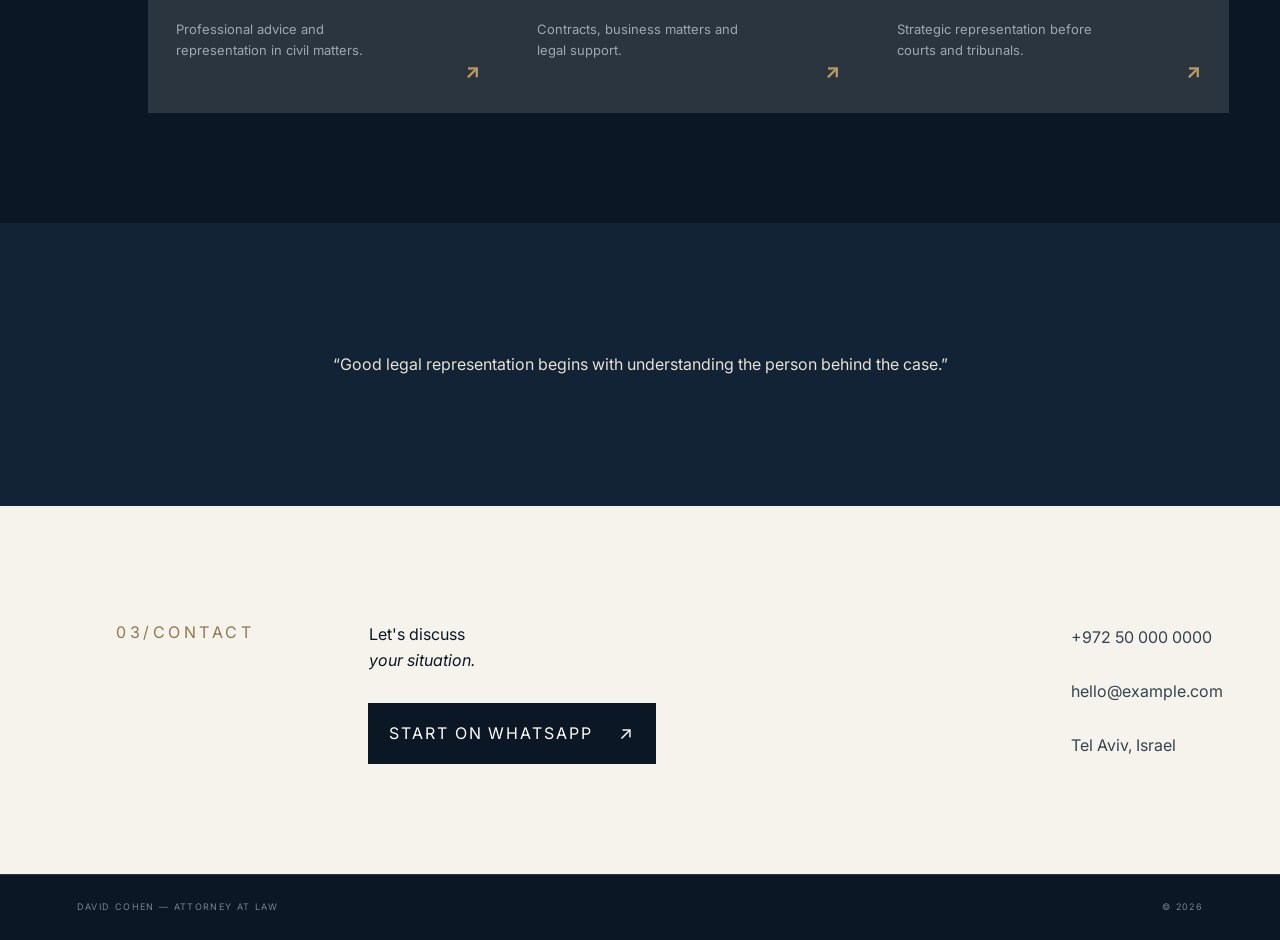
<file: web/layer2_deploy_template/index.html>
<!DOCTYPE html>
<html lang="en">
<head>
<meta charset="utf-8"/>
<meta content="width=device-width, initial-scale=1.0" name="viewport"/>
<title>Modern Personal Lawyer</title>
<link href="https://fonts.googleapis.com" rel="preconnect"/>
<link crossorigin="" href="https://fonts.gstatic.com" rel="preconnect"/>
<link href="https://fonts.googleapis.com/css2?family=Cormorant+Garamond:wght@500;600;700&amp;family=Inter:wght@400;500;600&amp;display=swap" rel="stylesheet"/>
<link href="style.css" rel="stylesheet"/>
</head>
<body>

<header class="site-header">
<div class="static-editable brand">DAVID <span>COHEN</span></div>
<nav aria-label="Primary navigation">
<a class="nav-link" data-nav-key="about" href="#about">About</a>
<a class="nav-link" data-nav-key="services" href="#services">Services</a>
<a class="nav-link" data-nav-key="contact" href="#contact">Contact</a>
</nav>
</header>

<main>
<section class="hero">
<div class="hero-copy">
<div class="static-editable eyebrow">ATTORNEY AT LAW</div>
<div class="static-editable heading-edit">
Trusted legal<br/><em>representation.</em>
</div>
<div class="static-editable hero-text">
Personal, clear and professional legal guidance tailored to your situation.
</div>
<div class="static-editable primary-cta">Contact Me <span>↗</span></div>
</div>
<div class="hero-visual">
<div class="static-editable portrait">
<span class="portrait-placeholder">ATTORNEY<br/><strong>PHOTO</strong></span>
</div>
<div class="static-editable experience">
<strong>12+</strong>
<span>Years of<br/>experience</span>
</div>
</div>
</section>

<section class="about section" id="about">
<div class="static-editable section-label section-label-edit"><span class="section-number">01</span><span class="section-separator"> / </span><span class="section-name">ABOUT</span></div>
<div class="section-content">
<div class="static-editable section-heading">
Legal advice with<br/><em>a personal approach.</em>
</div>
<div class="static-editable about-text">
Every legal matter is different. I work closely with my clients to understand their situation, explain their options clearly, and build a practical path forward.
</div>
<div class="static-editable about-text">
My goal is simple: professional representation without unnecessary complexity.
</div>
</div>
</section>

<section class="services section" id="services">
<div class="static-editable section-label section-label-edit"><span class="section-number">02</span><span class="section-separator"> / </span><span class="section-name">SERVICES</span></div>
<div class="section-content">
<div class="static-editable section-heading">
Areas of <em>practice.</em>
</div>
<div class="service-grid">
<div class="static-editable service-card">
<span>01</span>
<h3>Civil Law</h3>
<p>Professional advice and representation in civil matters.</p>
<b>↗</b>
</div>
<div class="static-editable service-card">
<span>02</span>
<h3>Commercial Law</h3>
<p>Contracts, business matters and legal support.</p>
<b>↗</b>
</div>
<div class="static-editable service-card">
<span>03</span>
<h3>Litigation</h3>
<p>Strategic representation before courts and tribunals.</p>
<b>↗</b>
</div>
</div>
</div>
</section>

<section class="statement">
<div class="static-editable quote">
“Good legal representation begins with understanding the person behind the case.”
</div>
</section>

<section class="contact section" id="contact">
<div class="static-editable section-label section-label-edit"><span class="section-number">03</span><span class="section-separator"> / </span><span class="section-name">CONTACT</span></div>
<div class="section-content contact-layout">
<div>
<div class="static-editable section-heading">
Let's discuss<br/><em>your situation.</em>
</div>
<div class="static-editable primary-cta contact-cta">Start on WhatsApp <span>↗</span></div>
</div>
<div class="contact-details">
<div class="static-editable contact-item">+972 50 000 0000</div>
<div class="static-editable contact-item">hello@example.com</div>
<div class="static-editable contact-item">Tel Aviv, Israel</div>
</div>
</div>
</section>
</main>

<footer>
<span>DAVID COHEN — ATTORNEY AT LAW</span>
<span>© 2026</span>
</footer>

<script>
document.addEventListener("DOMContentLoaded", async () => {
  const CONFIG_URL = "https://raw.githubusercontent.com/sergey070784-commits/nexora/main/Core/config.json";

  // У каждого Netlify-сайта свой номер слота.
  // При создании нового сайта меняется только это значение: "slot_2", "slot_27" и т.д.
  const SLOT_ID = "slot_3";

  try {
    const configResponse = await fetch(CONFIG_URL);
    if (!configResponse.ok) {
      throw new Error("Не удалось загрузить конфигурацию Supabase");
    }

    const config = await configResponse.json();
    const slotId = SLOT_ID;

    if (!config.supabase_url || !config.supabase_key || !slotId) {
      throw new Error("В конфигурации отсутствует Supabase или slot_id");
    }

    const supabaseUrl = config.supabase_url.replace(/\/+$/, "");
    const queryUrl = new URL(`${supabaseUrl}/rest/v1/site_data_users`);
    queryUrl.searchParams.set("select", 'slot,"text-site-data",image');
    queryUrl.searchParams.set("slot", `eq.${slotId}`);
    queryUrl.searchParams.set("limit", "1");

    const response = await fetch(queryUrl.toString(), {
      headers: {
        apikey: config.supabase_key,
        Authorization: `Bearer ${config.supabase_key}`
      }
    });
    if (!response.ok) throw new Error(`Ошибка чтения Supabase: ${response.status}`);

    const rows = await response.json();
    if (!Array.isArray(rows) || !rows.length) {
      throw new Error(`Для ${slotId} не найдена строка`);
    }

    const row = rows[0];
    const site = row["text-site-data"] || {};

    function setText(selector, value) {
      const element = document.querySelector(selector);
      if (element && value !== null && value !== undefined && value !== "") {
        element.textContent = String(value);
      }
    }

    function setButtonText(element, value) {
      if (!element || value === null || value === undefined || value === "") return;
      const arrow = element.querySelector("span");
      element.textContent = String(value);
      if (arrow) element.appendChild(arrow);
    }

    function setHeading(selector, value) {
      const element = document.querySelector(selector);
      if (!element || value === null || value === undefined || value === "") return;
      const parts = String(value).split("\n", 2);
      if (parts[1]) {
        const italic = document.createElement("em");
        italic.textContent = parts[1];
        element.replaceChildren(
          document.createTextNode(parts[0]),
          document.createElement("br"),
          italic
        );
      } else {
        element.textContent = parts[0];
      }
    }

    // Имя адвоката.
    if (site.name) {
      const brand = document.querySelector(".brand");
      if (brand) {
        const parts = String(site.name).trim().split(/\s+/);
        const firstName = parts.shift() || "";
        const lastName = parts.join(" ");
        const surname = document.createElement("span");
        surname.textContent = lastName;
        brand.replaceChildren(
          document.createTextNode(firstName + (lastName ? " " : "")),
          surname
        );
      }
      setText("footer span:first-child", `${site.name} — ${site.profession || ""}`);
    }

    // Главный экран.
    setText(".eyebrow", site.profession);
    setHeading(".heading-edit", site.headline);
    setText(".hero-text", site.hero_text);
    // CTA из Layer 2 показываем только после нажатия на Contact Me.
    const heroCta = document.querySelector(".hero-copy .primary-cta");
    if (heroCta && site.cta) {
      const showLayer2Cta = () => setButtonText(heroCta, site.cta);
      heroCta.setAttribute("role", "button");
      heroCta.setAttribute("tabindex", "0");
      heroCta.setAttribute("aria-label", "Contact Me");
      heroCta.addEventListener("click", showLayer2Cta);
      heroCta.addEventListener("keydown", (event) => {
        if (event.key === "Enter" || event.key === " ") {
          event.preventDefault();
          showLayer2Cta();
        }
      });
    }
    setText(".experience strong", site.experience);
    setText(".experience span", site.experience_text);

    // Фотография — URL из отдельной колонки image в site_data_users.
    const portrait = document.querySelector(".portrait");
    if (portrait && row.image) {
      const img = document.createElement("img");
      img.src = row.image;
      img.alt = site.name ? `${site.name} — portrait` : "Portrait";
      img.addEventListener("error", () => {
        img.remove();
        portrait.classList.remove("has-image");
      }, { once: true });
      portrait.classList.add("has-image");
      portrait.appendChild(img);
    }

    // О нас.
    setText("#about .section-name", site.section_about);
    setText('.nav-link[data-nav-key="about"]', site.section_about);
    setHeading("#about .section-heading", site.about_heading);
    const aboutTexts = document.querySelectorAll("#about .about-text");
    if (aboutTexts[0] && site.about_text_1) aboutTexts[0].textContent = site.about_text_1;
    if (aboutTexts[1] && site.about_text_2) aboutTexts[1].textContent = site.about_text_2;

    // Услуги.
    setText("#services .section-name", site.section_services);
    setText('.nav-link[data-nav-key="services"]', site.section_services);
    setHeading("#services .section-heading", site.services_heading);
    const services = [
      [site.service_1_title, site.service_1_description],
      [site.service_2_title, site.service_2_description],
      [site.service_3_title, site.service_3_description]
    ];
    document.querySelectorAll(".service-card").forEach((card, index) => {
      const service = services[index];
      if (!service) return;
      const title = card.querySelector("h3");
      const description = card.querySelector("p");
      if (title && service[0]) title.textContent = service[0];
      if (description && service[1]) description.textContent = service[1];
    });

    // Цитата.
    setText(".quote", site.quote);

    // Контакты.
    setText("#contact .section-name", site.section_contact);
    setText('.nav-link[data-nav-key="contact"]', site.section_contact);
    setHeading("#contact .section-heading", site.contact_heading);
    setButtonText(document.querySelector(".contact-cta"), site.contact_cta);
    const contactItems = document.querySelectorAll(".contact-item");
    [site.phone, site.email, site.location].forEach((value, index) => {
      if (contactItems[index] && value) contactItems[index].textContent = value;
    });

    console.log(`Layer 2: данные ${slotId} загружены`);
  } catch (error) {
    console.error("Layer 2 loading error:", error);
  }
});
</script>

</body>
</html>
</file>
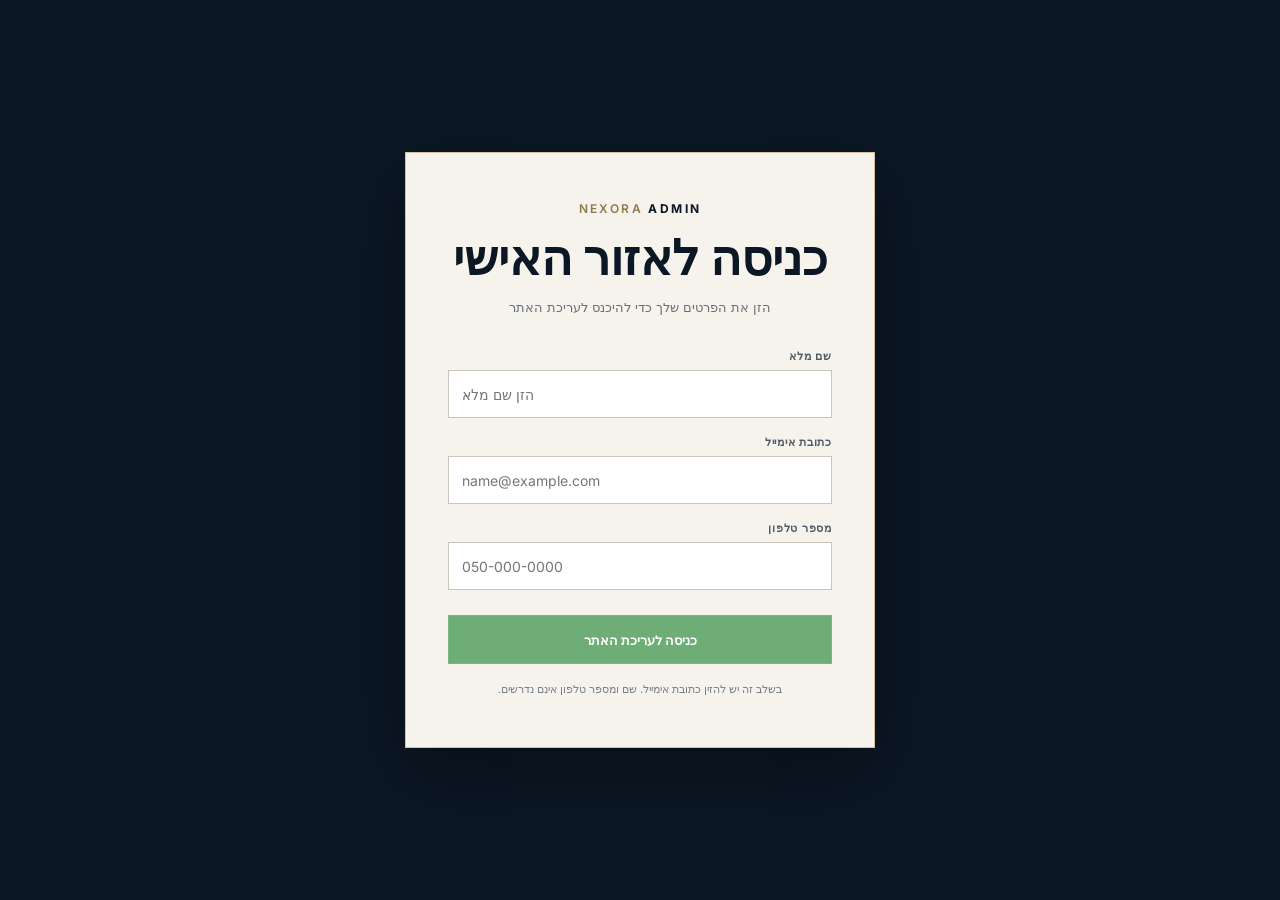
<file: web/layer3_admin-template/index.html>
<!DOCTYPE html>
<html lang="he" dir="rtl">
<head>
<meta charset="utf-8"><meta name="viewport" content="width=device-width,initial-scale=1">
<title>Nexora Admin — כניסה</title>
<link rel="preconnect" href="https://fonts.googleapis.com"><link rel="preconnect" href="https://fonts.gstatic.com" crossorigin>
<link href="https://fonts.googleapis.com/css2?family=Cormorant+Garamond:wght@500;600;700&family=Inter:wght@400;500;600&display=swap" rel="stylesheet">
<style>
:root{--navy:#0b1724;--cream:#f6f3ed;--gold:#b89a63;--sans:Inter,Arial,sans-serif;--serif:'Cormorant Garamond',Georgia,serif}*{box-sizing:border-box}body{margin:0;min-height:100vh;background:var(--navy);color:#fff;font-family:var(--sans);display:grid;place-items:center;padding:24px}.login-card{width:min(470px,100%);padding:48px 42px;background:var(--cream);color:var(--navy);border:1px solid rgba(184,154,99,.55);box-shadow:0 25px 70px rgba(0,0,0,.3)}.brand{font-size:12px;font-weight:600;letter-spacing:.2em;color:#92794d;text-align:center}.brand b{color:var(--navy)}h1{font:600 48px/1 var(--serif);text-align:center;margin:20px 0 12px}.intro{text-align:center;color:#64717b;font-size:13px;line-height:1.8;margin:0 0 30px}.field{margin:0 0 17px}.field label{display:block;font-size:11px;font-weight:600;letter-spacing:.07em;color:#4e5b66;margin-bottom:7px}.field input{width:100%;height:48px;border:1px solid #c9c5bb;background:#fff;padding:0 13px;font:14px var(--sans);color:var(--navy);outline:none;direction:ltr;text-align:left}.field input:focus{border-color:var(--gold);box-shadow:0 0 0 3px rgba(184,154,99,.13)}button{width:100%;height:49px;margin-top:8px;border:1px solid #78b980;background:#6eae76;color:#fff;font:600 13px var(--sans);cursor:pointer}button:hover{background:#78b980}button:disabled{opacity:.65;cursor:wait}.hint{font-size:11px;color:#78828a;text-align:center;line-height:1.7;margin:16px 0 0}.error{display:none;margin-top:15px;padding:11px;background:#f8e9e7;color:#9c3730;font-size:12px;line-height:1.6}.error.show{display:block}@media(max-width:520px){.login-card{padding:38px 24px}h1{font-size:42px}}
</style>
</head>
<body>
<main class="login-card">
<div class="brand">NEXORA <b>ADMIN</b></div>
<h1>כניסה לאזור האישי</h1>
<p class="intro">הזן את הפרטים שלך כדי להיכנס לעריכת האתר</p>
<form id="loginForm" novalidate>
<div class="field"><label for="name">שם מלא</label><input id="name" name="name" type="text" autocomplete="name" placeholder="הזן שם מלא"></div>
<div class="field"><label for="email">כתובת אימייל</label><input id="email" name="email" type="email" autocomplete="email" placeholder="name@example.com"></div>
<div class="field"><label for="phone">מספר טלפון</label><input id="phone" name="phone" type="tel" autocomplete="tel" placeholder="050-000-0000"></div>
<button id="loginButton" type="submit">כניסה לעריכת האתר</button>
<div class="error" id="loginError" role="alert"></div>
</form>
<p class="hint">בשלב זה יש להזין כתובת אימייל. שם ומספר טלפון אינם נדרשים.</p>
</main>
<script>
(() => {
  // Python Admin endpoint — the server will be built to this contract.
  const LOGIN_API = "/api/admin/login";
  const SESSION_KEY = "nexora_admin_session";
  const form=document.getElementById("loginForm"),button=document.getElementById("loginButton"),error=document.getElementById("loginError");
  form.addEventListener("submit",async event=>{
    event.preventDefault();error.classList.remove("show");
    const payload={name:document.getElementById("name").value.trim(),email:document.getElementById("email").value.trim(),phone:document.getElementById("phone").value.trim()};
    if(!payload.email){error.textContent="יש להזין כתובת אימייל כדי להמשיך.";error.classList.add("show");return;}
    const old=button.textContent;button.disabled=true;button.textContent="בודק פרטים...";
    try{
      const response=await fetch(LOGIN_API,{method:"POST",headers:{"Content-Type":"application/json"},body:JSON.stringify(payload)});
      const result=await response.json();
      if(!response.ok||!result.success)throw new Error(result.error||"לא נמצאו פרטים מתאימים.");
      if(!result.slot_id||!result.site)throw new Error("שרת Admin לא החזיר slot_id ונתוני אתר.");
      const session={slot_id:result.slot_id,site:result.site,image:result.image||"",session_id:result.session_id||crypto.randomUUID()};
      sessionStorage.setItem(SESSION_KEY,JSON.stringify(session));
      location.href="editor.html";
    }catch(err){error.textContent=err.message||"אירעה שגיאה. נסה שוב.";error.classList.add("show");}
    finally{button.disabled=false;button.textContent=old;}
  });
})();
</script>
</body>
</html>
</file>
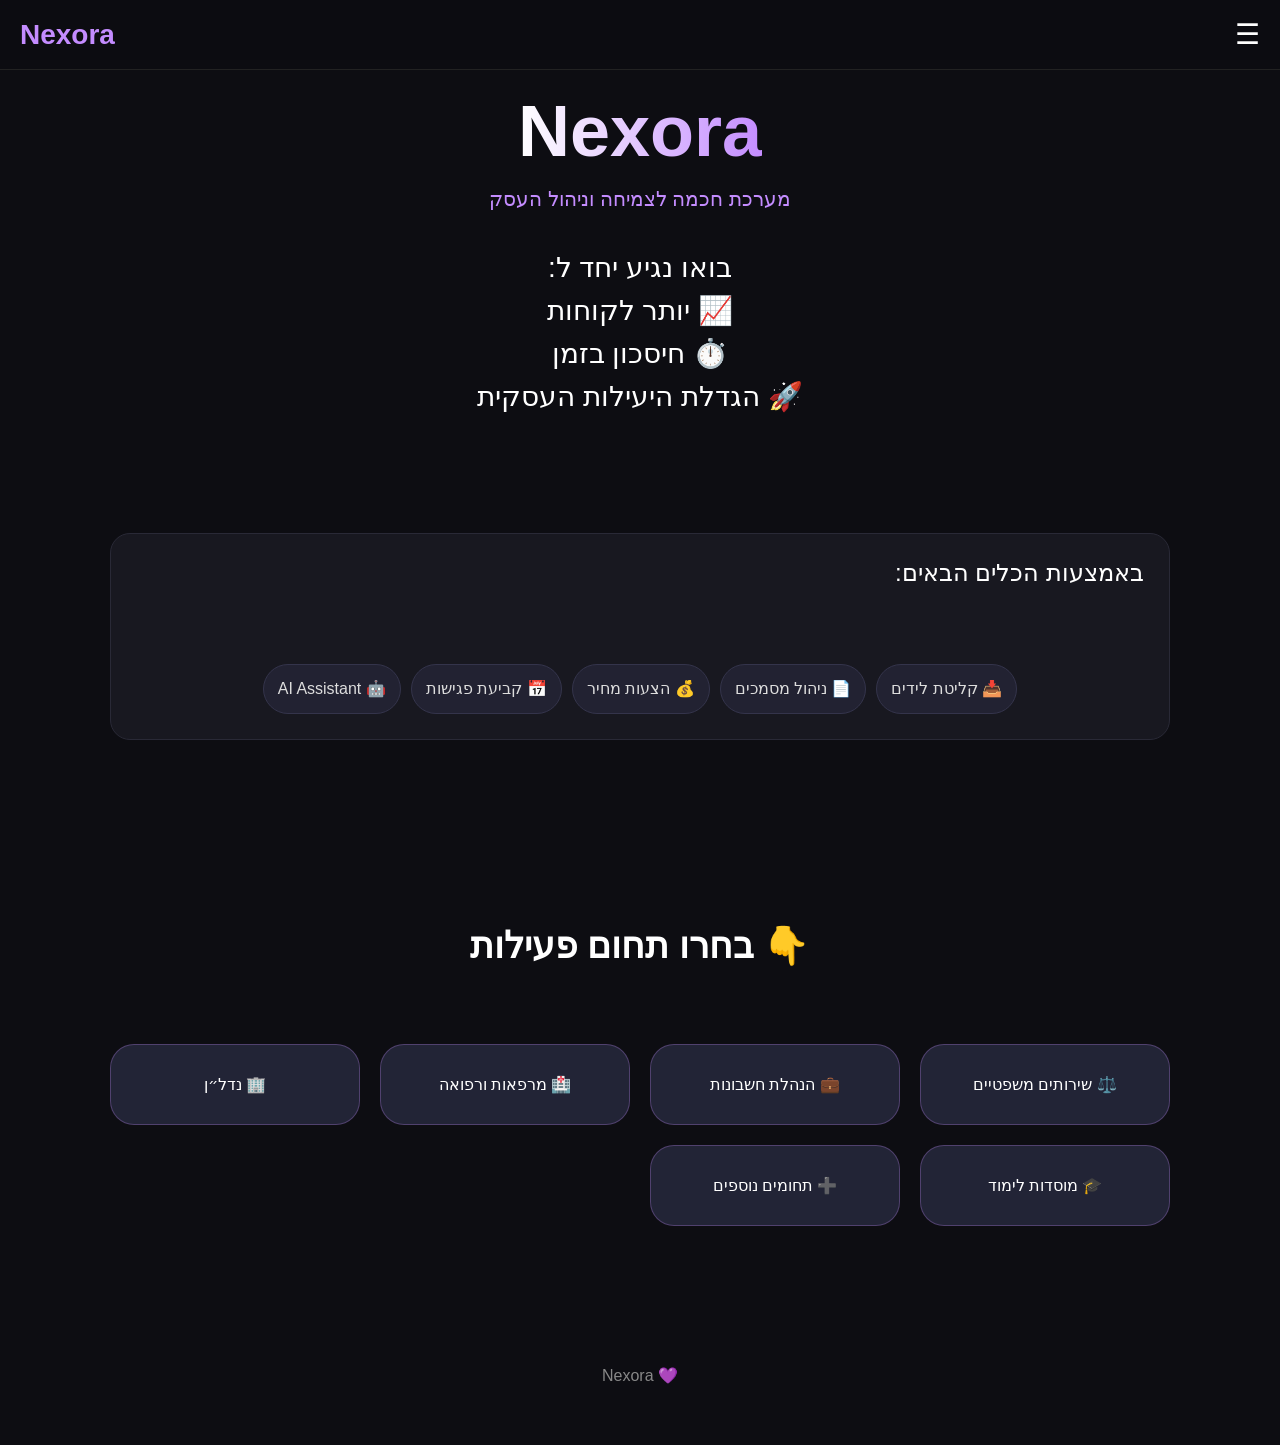
<file: web/index_old.html>
<!-- TEST -->
<!DOCTYPE html>
<html lang="he" dir="rtl">
<head>
<meta charset="UTF-8">
<meta name="viewport" content="width=device-width, initial-scale=1.0">
<title>Nexora</title>

<style>

*{
    margin:0;
    padding:0;
    box-sizing:border-box;
}

html{
    scroll-behavior:smooth;
}

body{
    background:#0d0d12;
    color:#fff;
    font-family:Arial,sans-serif;
}

/* HEADER */

.header{
    position:fixed;
    top:0;
    right:0;
    width:100%;
    height:70px;
    background:rgba(13,13,18,.95);
    backdrop-filter:blur(10px);
    display:flex;
    align-items:center;
    justify-content:space-between;
    padding:0 20px;
    z-index:1000;
    border-bottom:1px solid #222;
}

.logo{
    font-size:28px;
    font-weight:bold;
    color:#c48cff;
}

.menu-btn{
    background:none;
    border:none;
    color:white;
    font-size:28px;
    cursor:pointer;
}

/* DRAWER */

.drawer{
    position:fixed;
    top:0;
    right:-300px;
    width:280px;
    height:100%;
    background:#16161f;
    transition:.3s;
    z-index:1100;
    padding:90px 25px;
}
.overlay{
    position:fixed;
    inset:0;
    background:rgba(0,0,0,.55);
    opacity:0;
    visibility:hidden;
    transition:.3s;
    z-index:1050;
}

.overlay.show{
    opacity:1;
    visibility:visible;
}

.drawer-header{
    display:flex;
    justify-content:space-between;
    align-items:center;
    margin-bottom:30px;
}

.drawer-logo{
    color:#c48cff;
    font-size:24px;
    font-weight:bold;
}

.close-btn{
    background:none;
    border:none;
    color:white;
    font-size:24px;
    cursor:pointer;
}
.drawer.open{
    right:0;
}

.drawer a{
    display:block;
    color:white;
    text-decoration:none;
    padding:15px 0;
    border-bottom:1px solid #272737;
}

/* HERO */

.hero{
    min-height:auto;
    display:flex;
    flex-direction:column;
    justify-content:center;
    align-items:center;
    text-align:center;
    padding:90px 20px 30px;
}

.hero h1{
    font-size:72px;
    background:linear-gradient(90deg,#ffffff,#c48cff);
    -webkit-background-clip:text;
    -webkit-text-fill-color:transparent;
}

.subtitle{
    margin-top:15px;
    color:#c48cff;
    font-size:20px;
}

.hero-features{
    margin-top:30px;
}



.contact-btn{
    margin-top:40px;
    padding:16px 32px;
    border:none;
    border-radius:15px;
    background:#9b5cff;
    color:white;
    cursor:pointer;
    font-size:18px;
}
.feature-item{
    font-size:28px;
    margin:10px 0;
    opacity:0;
    transform:translateY(20px);
    animation:fadeUp .8s ease forwards;
}

.feature-item:nth-child(1){
    animation-delay:.3s;
}

.feature-item:nth-child(2){
    animation-delay:.8s;
}

.feature-item:nth-child(3){
    animation-delay:1.3s;
}
.feature-item:nth-child(4){
    animation-delay:1.8s;
}

@keyframes fadeUp{
    from{
        opacity:0;
        transform:translateY(20px);
    }

    to{
        opacity:1;
        transform:translateY(0);
    }
}
/* SECTIONS */

.section{
    max-width:1100px;
    margin:auto;
    padding:80px 20px;
}

.question{
    background:#181820;
    border:1px solid #292936;
    border-radius:20px;
    margin-bottom:25px;
    overflow:hidden;
}

.question-title{
    padding:25px;
    font-size:24px;
    cursor:pointer;
}

.question-content{
    max-height:0;
    opacity:0;
    overflow:hidden;

    padding:0 25px;

    color:#ddd;
    line-height:2;

    transition:
        max-height .8s ease .25s,
        opacity .8s ease .25s;
}

.question.show .question-content{
    max-height:1000px;
    opacity:1;

    padding:0 25px 25px;
}
.reveal{
    opacity:0;
    transform:translateY(25px);
    transition:.8s ease;
}

.reveal.show{
    opacity:1;
    transform:translateY(0);
}
/* CHIPS */

.chips{
    display:flex;
    flex-wrap:wrap;
    justify-content:center;
    gap:10px;
    margin-top:15px;
}

.chip{
    background:#222232;
    border:1px solid #34344b;
    padding:8px 14px;
    border-radius:30px;
    white-space:nowrap;

    cursor:pointer;

    transition:.25s ease;
}

.chip:hover{
    transform:translateY(-2px);

    border-color:#c48cff;

    box-shadow:
        0 0 15px rgba(196,140,255,.15);
}

/* CATEGORIES */

.section-title{
    text-align:center;
    font-size:36px;
    margin-bottom:40px;
}

.categories{
    display:grid;
    grid-template-columns:repeat(auto-fit,minmax(220px,1fr));
    gap:20px;
}

.category{
    position:relative;

    background:#222436;

    border:1px solid rgba(196,140,255,.28);

    border-radius:24px;

    padding:30px 20px;

    text-align:center;

    cursor:pointer;

    transition:.25s ease;

    overflow:hidden;
}
.category::after{
    content:"";

    position:absolute;

    inset:0;

    background:linear-gradient(
        90deg,
        rgba(196,140,255,0),
        rgba(196,140,255,.08),
        rgba(196,140,255,0)
    );

    opacity:0;

    transition:.3s;
}
.category:hover{

    transform:translateY(-3px);

    border-color:#c48cff;

    box-shadow:
        0 0 20px rgba(196,140,255,.18);

}

.category:hover::after{

    opacity:1;

}
.category:active{

    transform:scale(.98);

}
.hint-pulse{
    text-align:center;
    color:#c48cff;
    font-size:18px;

    margin-top:-10px;
    margin-bottom:25px;

    opacity:0;

    transition:.4s;
}
/* FOOTER */

.footer{
    text-align:center;
    padding:60px 20px;
    color:#888;
}
#chipPreview{
    position:relative;
    margin-bottom:20px;
    top:auto;
    left:auto;

    transform:
    transform:scale(.95);
    width:90%;
    max-width:380px;

    background:#181820;

    border:1px solid rgba(196,140,255,.25);

    border-radius:20px;

    padding:15px;

    box-shadow:
        0 0 40px rgba(0,0,0,.45);

    opacity:0;

    visibility:hidden;

    transition:.25s ease;

    z-index:9999;
}

#chipPreview.show{
    opacity:1;

    visibility:visible;

    transform:
    transform:scale(1);}

#chipPreview img{
    width:100%;

    border-radius:12px;

    margin-bottom:12px;
}
#chipPreview img{
    width:100%;
    border-radius:16px;
    margin-bottom:18px;
    display:block;
}
#chipPreview h3{
    margin:0 0 12px;
    color:#fff;
    font-size:28px;
}
#chipPreview p{
    color:#ddd;

    line-height:1.7;

    font-size:14px;
}
</style>
</head>

<body>

<header class="header">

<button class="menu-btn" onclick="toggleMenu()">☰</button>

<div class="logo">Nexora</div>

</header>
<div class="overlay" id="overlay" onclick="closeMenu()"></div>
<div class="drawer" id="drawer">
<div class="drawer-header">

    <div class="drawer-logo">
        Nexora
    </div>

    <button class="close-btn" onclick="closeMenu()">
        ✕
    </button>

</div>
<a href="#">🏠 ראשי</a>

<a href="#">🚀 פתרונות Nexora</a>

<a href="#">⚖️ תחומי פעילות</a>

<a href="#">ℹ️ אודות</a>

<a href="#">📞 צור קשר</a>

</div>

<section class="hero">

<h1>Nexora</h1>

<div class="subtitle">
מערכת חכמה לצמיחה וניהול העסק
</div>


<div class="hero-features">

    <div class="feature-item">בואו נגיע יחד ל:</div>
    <div class="feature-item">📈 יותר לקוחות</div>
    <div class="feature-item">⏱️ חיסכון בזמן</div>
    <div class="feature-item">🚀 הגדלת היעילות העסקית</div>

</div>


</section>

<section class="section">

<div class="question reveal">
<div class="question-title">
באמצעות הכלים הבאים:
</div>

<div class="question-content">

<div id="chipPreview"></div>

<div class="chips">

<div class="chip" data-chip="leads">
📥 קליטת לידים
</div>

<div class="chip" data-chip="documents">
📄 ניהול מסמכים
</div>

<div class="chip" data-chip="quotes">
💰 הצעות מחיר
</div>

<div class="chip" data-chip="meetings">
📅 קביעת פגישות
</div>

<div class="chip" data-chip="ai-assistant">
🤖 AI Assistant
</div>

</div>

</div>

</div>



</section>

<section class="section">

<h2 class="section-title">
👇 בחרו תחום פעילות
</h2>

<div class="hint-pulse">
💜 לתחום שלך?
</div>

<div class="categories">

<div class="category">⚖️ שירותים משפטיים</div>

<div class="category">💼 הנהלת חשבונות</div>

<div class="category">🏥 מרפאות ורפואה</div>

<div class="category">🏢 נדל״ן</div>

<div class="category">🎓 מוסדות לימוד</div>

<div class="category">➕ תחומים נוספים</div>

</div>

</section>

<footer class="footer">

💜 Nexora

</footer>

<script>
let chipsData = {};

fetch("https://raw.githubusercontent.com/sergey070784-commits/nexora/refs/heads/main/chips.json")
.then(response => response.json())
.then(data => {

    chipsData = data;

    console.log("Chips loaded", chipsData);

});
const drawer =
document.getElementById("drawer");

const overlay =
document.getElementById("overlay");

function toggleMenu(){

    drawer.classList.toggle("open");
    overlay.classList.toggle("show");

}

function closeMenu(){

    drawer.classList.remove("open");
    overlay.classList.remove("show");

}

const reveals = document.querySelectorAll('.reveal');

const observer = new IntersectionObserver((entries)=>{

    entries.forEach(entry=>{

        if(entry.isIntersecting){

            setTimeout(()=>{

                entry.target.classList.add('show');

            },200);

        }else{

            entry.target.classList.remove('show');

        }

    });

},{
    threshold:0.25
});

reveals.forEach(item=>{

    observer.observe(item);

});

const hint =
document.querySelector('.hint-pulse');

setInterval(()=>{

    hint.style.opacity = '1';

    setTimeout(()=>{

        hint.style.opacity = '0';

    },2000);

},7000);
const chipPreview =
document.getElementById('chipPreview');

const chipData = {

    leads:{
        description:'איסוף פרטי לקוחות חדשים באופן אוטומטי והעברתם ישירות לעסק.'
    },

    documents:{
        description:'שליחה, קבלה ועבודה עם מסמכים בצורה מסודרת ומהירה.'
    },

    quotes:{
        description:'הפקת הצעות מחיר אוטומטיות וחיסכון בזמן העבודה.'
    },

    meetings:{
        description:'תיאום פגישות בצורה אוטומטית ללא שיחות והודעות מיותרות.'
    },

    "ai-assistant":{
        description:'עוזר חכם המספק מידע, עונה לשאלות ומלווה את הלקוח.'
    }

};

document.querySelectorAll('.chip')
.forEach(chip=>{

    chip.addEventListener('click',()=>{

        const id = chip.dataset.chip;

        if(!chipsData[id]) return;

chipPreview.innerHTML = `
    <img src="https://res.cloudinary.com/dbbkpk3ed/image/upload/q_auto/f_auto/${chipsData[id].image}.jpg">

    <h3>${chipsData[id].title}</h3>

    <p>${chipsData[id].description}</p>
`;

chipPreview.classList.add('show');
    });

});
</script>

</body>
</html>
</file>
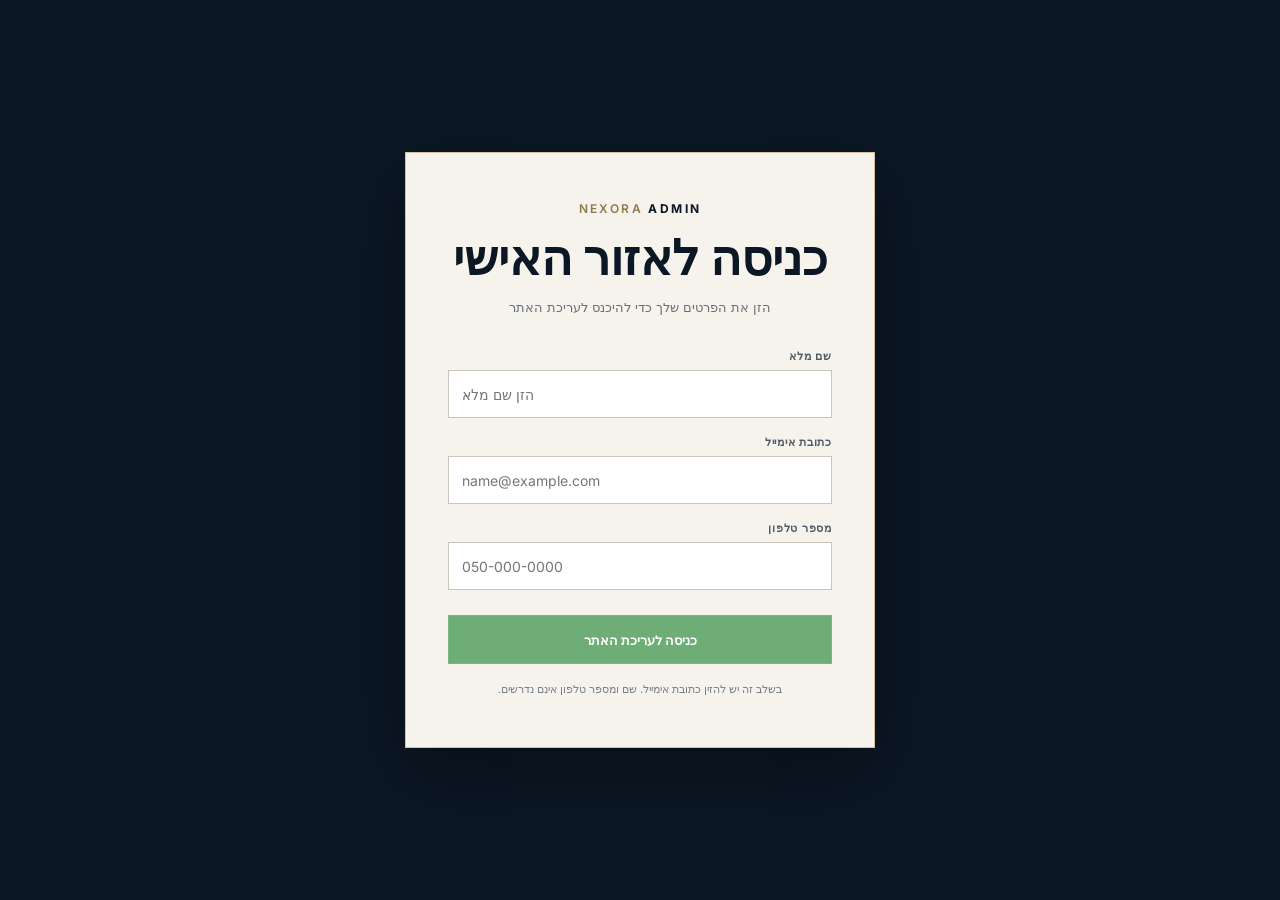
<file: web/layer3_admin-template/editor.html>
<!DOCTYPE html>
<html lang="en">
<head>
<meta charset="utf-8"/>
<meta content="width=device-width, initial-scale=1.0" name="viewport"/>
<title>Nexora Admin — Site Editor</title>
<link href="https://fonts.googleapis.com" rel="preconnect"/>
<link crossorigin="" href="https://fonts.gstatic.com" rel="preconnect"/>
<link href="https://fonts.googleapis.com/css2?family=Cormorant+Garamond:wght@500;600;700&amp;family=Inter:wght@400;500;600&amp;display=swap" rel="stylesheet"/>
<link href="style.css" rel="stylesheet"/>
</head>
<body>

<header class="site-header">
<div class="static-editable editable brand" tabindex="0" role="button" data-edit="text" data-key="name" data-label="Lawyer name">DAVID <span>COHEN</span></div>
<nav aria-label="Primary navigation">
<a class="nav-link" data-nav-key="about" href="#about">About</a>
<a class="nav-link" data-nav-key="services" href="#services">Services</a>
<a class="nav-link" data-nav-key="contact" href="#contact">Contact</a>
</nav>
</header>

<main>
<section class="hero">
<div class="hero-copy">
<div class="static-editable editable eyebrow" tabindex="0" role="button" data-edit="text" data-key="profession" data-label="Profession">ATTORNEY AT LAW</div>
<div class="static-editable editable heading-edit" tabindex="0" role="button" data-edit="text" data-key="headline" data-label="Main headline">
Trusted legal<br/><em>representation.</em>
</div>
<div class="static-editable editable hero-text" tabindex="0" role="button" data-edit="textarea" data-key="hero_text" data-label="Introduction">
Personal, clear and professional legal guidance tailored to your situation.
</div>
<div class="static-editable editable primary-cta" tabindex="0" role="button" data-edit="text" data-key="cta" data-label="Main CTA">Contact Me <span>↗</span></div>
</div>
<div class="hero-visual">
<div class="static-editable editable portrait" tabindex="0" role="button" data-edit="image" data-key="photo" data-label="Lawyer photo">
<span class="portrait-placeholder">ATTORNEY<br/><strong>PHOTO</strong></span>
</div>
<div class="static-editable experience">
<button class="editable experience-number" style="display:inline-block;width:auto;padding:0" data-edit="experience-number" data-key="experience" data-label="Experience number"><strong>12+</strong></button>
<button class="editable experience-label" style="display:inline-block;width:auto;padding:0" data-edit="experience-label" data-key="experience_text" data-label="Experience label"><span>Years of<br/>experience</span></button>
</div>
</div>
</section>

<section class="about section" id="about">
<div class="static-editable editable section-label section-label-edit" tabindex="0" role="button" data-edit="section-name" data-section="about" data-key="section_about" data-label="About section name"><span class="section-number">01</span><span class="section-separator"> / </span><span class="section-name">ABOUT</span></div>
<div class="section-content">
<div class="static-editable editable section-heading" tabindex="0" role="button" data-edit="text" data-key="about_heading" data-label="About heading">
Legal advice with<br/><em>a personal approach.</em>
</div>
<div class="static-editable editable about-text" tabindex="0" role="button" data-edit="textarea" data-key="about_text_1" data-label="About text">
Every legal matter is different. I work closely with my clients to understand their situation, explain their options clearly, and build a practical path forward.
</div>
<div class="static-editable editable about-text" tabindex="0" role="button" data-edit="textarea" data-key="about_text_2" data-label="About second paragraph">
My goal is simple: professional representation without unnecessary complexity.
</div>
</div>
</section>

<section class="services section" id="services">
<div class="static-editable editable section-label section-label-edit" tabindex="0" role="button" data-edit="section-name" data-section="services" data-key="section_services" data-label="Services section name"><span class="section-number">02</span><span class="section-separator"> / </span><span class="section-name">SERVICES</span></div>
<div class="section-content">
<div class="static-editable editable section-heading" tabindex="0" role="button" data-edit="text" data-key="services_heading" data-label="Services heading">
Areas of <em>practice.</em>
</div>
<div class="service-grid">
<div class="static-editable editable service-card" tabindex="0" role="button" data-edit="service" data-key="service_1" data-label="Service 1">
<span>01</span>
<h3>Civil Law</h3>
<p>Professional advice and representation in civil matters.</p>
<b>↗</b>
</div>
<div class="static-editable editable service-card" tabindex="0" role="button" data-edit="service" data-key="service_2" data-label="Service 2">
<span>02</span>
<h3>Commercial Law</h3>
<p>Contracts, business matters and legal support.</p>
<b>↗</b>
</div>
<div class="static-editable editable service-card" tabindex="0" role="button" data-edit="service" data-key="service_3" data-label="Service 3">
<span>03</span>
<h3>Litigation</h3>
<p>Strategic representation before courts and tribunals.</p>
<b>↗</b>
</div>
</div>
</div>
</section>

<section class="statement">
<div class="static-editable editable quote" tabindex="0" role="button" data-edit="textarea" data-key="quote" data-label="Quote">
“Good legal representation begins with understanding the person behind the case.”
</div>
</section>

<section class="contact section" id="contact">
<div class="static-editable editable section-label section-label-edit" tabindex="0" role="button" data-edit="section-name" data-section="contact" data-key="section_contact" data-label="Contact section name"><span class="section-number">03</span><span class="section-separator"> / </span><span class="section-name">CONTACT</span></div>
<div class="section-content contact-layout">
<div>
<div class="static-editable editable section-heading" tabindex="0" role="button" data-edit="text" data-key="contact_heading" data-label="Contact heading">
Let's discuss<br/><em>your situation.</em>
</div>
<div class="static-editable editable primary-cta contact-cta" tabindex="0" role="button" data-edit="text" data-key="contact_cta" data-label="Contact CTA">Start on WhatsApp <span>↗</span></div>
</div>
<div class="contact-details">
<div class="static-editable editable contact-item" tabindex="0" role="button" data-edit="text" data-key="phone" data-label="Phone">+972 50 000 0000</div>
<div class="static-editable editable contact-item" tabindex="0" role="button" data-edit="text" data-key="email" data-label="Email">hello@example.com</div>
<div class="static-editable editable contact-item" tabindex="0" role="button" data-edit="text" data-key="location" data-label="Location">Tel Aviv, Israel</div>
</div>
</div>
</section>
</main>

<footer>
<span>DAVID COHEN — ATTORNEY AT LAW</span>
<span>© 2026</span>
</footer>

  <!-- Layer 1 editing windows, reused on the Layer 2 visual template -->
  <div class="editor-overlay" id="editorOverlay" hidden>
    <div class="editor-panel" role="dialog" aria-modal="true" aria-labelledby="editorTitle">
      <div class="editor-panel-head">
        <div>
          <p class="editor-kicker">EDIT ELEMENT</p>
          <h2 id="editorTitle">Edit</h2>
        </div>
        <button type="button" class="editor-close" id="editorClose" aria-label="Close editor">×</button>
      </div>
      <div id="editorBody"></div>
      <div class="editor-actions">
        <button type="button" class="editor-cancel" id="editorCancel">Cancel</button>
        <button type="button" class="editor-save" id="editorSave">Save</button>
      </div>
    </div>
  </div>

  <input type="file" id="imageInput" accept="image/*" hidden>
  <div class="setup-finish-bar" id="adminSaveBar" dir="rtl">
    <button type="button" id="adminSaveButton">שמור/העלאת שינוים</button>
  </div>
  <div class="admin-status" id="adminStatus" role="status" aria-live="polite"></div>


<script src="editor.js"></script>

</body>
</html>
</file>
<file: web/lawyer-template-01/style.css>
:root {
  --navy: #0b1724;
  --navy-soft: #122336;
  --cream: #f6f3ed;
  --white: #ffffff;
  --gold: #b89a63;
  --muted: #9da8b2;
  --line: rgba(255,255,255,.13);
  --dark-line: rgba(11,23,36,.14);
  --serif: "Cormorant Garamond", Georgia, serif;
  --sans: "Inter", Arial, sans-serif;
}

* { box-sizing: border-box; }
html { scroll-behavior: smooth; }
body {
  margin: 0;
  background: var(--navy);
  color: var(--white);
  font-family: var(--sans);
  line-height: 1.6;
}
a { color: inherit; text-decoration: none; }

.site-header {
  height: 86px;
  padding: 0 6vw;
  display: flex;
  align-items: center;
  justify-content: space-between;
  border-bottom: 1px solid var(--line);
}
.brand {
  font-size: 14px;
  font-weight: 600;
  letter-spacing: .18em;
}
.brand span { color: var(--gold); }
nav { display: flex; gap: 34px; }
nav a, .whatsapp {
  font-size: 12px;
  text-transform: uppercase;
  letter-spacing: .12em;
}
nav a { color: #c6cdd3; }
.whatsapp {
  border: 1px solid rgba(184,154,99,.7);
  padding: 11px 17px;
  color: #e5d3ae;
}

.hero {
  min-height: 720px;
  padding: 82px 9vw 92px;
  display: grid;
  grid-template-columns: 1.02fr .98fr;
  gap: 7vw;
  align-items: center;
}
.eyebrow, .section-label {
  color: var(--gold);
  font-size: 11px;
  letter-spacing: .22em;
  font-weight: 600;
}
h1, h2 {
  font-family: var(--serif);
  font-weight: 600;
  line-height: .93;
  margin: 18px 0 28px;
}
h1 { font-size: clamp(68px, 7vw, 112px); }
h1 em, h2 em { color: var(--gold); font-style: italic; }
.hero-text {
  max-width: 480px;
  color: #b5bec7;
  font-size: 16px;
  line-height: 1.8;
}
.primary-cta {
  display: inline-flex;
  align-items: center;
  gap: 26px;
  margin-top: 24px;
  padding: 15px 20px;
  background: var(--gold);
  color: var(--navy);
  font-size: 12px;
  text-transform: uppercase;
  letter-spacing: .12em;
  font-weight: 600;
}
.primary-cta span { font-size: 18px; }

.hero-visual { position: relative; }
.portrait {
  aspect-ratio: .78;
  background: #253545;
  position: relative;
  overflow: hidden;
  border: 1px solid rgba(255,255,255,.12);
}
.portrait::after {
  content: "";
  position: absolute;
  inset: 0;
  background:
    radial-gradient(circle at 50% 30%, rgba(184,154,99,.25), transparent 24%),
    linear-gradient(145deg, #314251, #172533 58%, #0b1724);
}
.portrait-placeholder {
  position: absolute;
  z-index: 1;
  inset: 0;
  display: grid;
  place-content: center;
  text-align: center;
  color: #d8dde0;
  letter-spacing: .2em;
  font-size: 12px;
  line-height: 2;
}
.portrait-placeholder strong {
  font-family: var(--serif);
  font-size: 38px;
  letter-spacing: .05em;
  color: var(--gold);
}
.experience {
  position: absolute;
  z-index: 2;
  left: -700px;
  bottom: 42px;
  padding: 22px 25px;
  background: var(--gold);
  color: var(--navy);
  display: flex;
  gap: 14px;
  align-items: center;
}
.experience strong { font-family: var(--serif); font-size: 42px; line-height: 1; }
.experience span { font-size: 10px; text-transform: uppercase; letter-spacing: .1em; line-height: 1.4; }

/* Keep the independently editable experience controls visually stable after Save. */
.experience-number,
.experience-label {
  flex: 0 0 auto;
  display: inline-block !important;
  width: auto !important;
  min-width: 0;
  padding: 0 !important;
  margin: 0;
  border: 1px dashed transparent;
  background: transparent;
  color: var(--navy);
  line-height: 1;
}
.experience-number strong {
  display: block;
  font-family: var(--serif);
  font-size: 42px;
  line-height: 1;
  white-space: nowrap;
}
.experience-label span {
  display: block;
  font-family: var(--sans);
  font-size: 16px;
  font-weight: 400;
  line-height: 1.4;
  letter-spacing: .1em;
  text-transform: uppercase;
  white-space: pre-line;
}

.section {
  padding: 110px 9vw;
  display: grid;
  grid-template-columns: 18% 82%;
  gap: 5vw;
}
.section-content { max-width: 1000px; }
h2 { font-size: clamp(52px, 5vw, 78px); }
.about { background: var(--cream); color: var(--navy); }
.about .section-label { color: #92794d; }
.about p { max-width: 690px; color: #52606c; font-size: 16px; line-height: 1.9; }
.services { background: var(--navy); }

.service-grid {
  display: grid;
  grid-template-columns: repeat(3, 1fr);
  gap: 1px;
  background: var(--line);
  margin-top: 52px;
  max-width: 1100px;
  margin-left: -220px;
  margin-right: 0px;

}
.service-card {
  min-height: 250px;
  padding: 27px ;
  background: var(--navy);
  position: relative;
}
.service-card > span { color: var(--gold); font-size: 11px; }
.service-card h3 { font-family: var(--serif); font-size: 31px; font-weight: 600; margin: 40px 0 10px; }
.service-card p { color: var(--muted); font-size: 13px; max-width: 220px; }
.service-card b { position: absolute; right: 27px; bottom: 25px; color: var(--gold); font-size: 20px; }

.statement {
  padding: 120px 15vw;
  text-align: center;
  background: var(--navy-soft);
}
.statement p {
  max-width: 950px;
  margin: auto;
  font-family: var(--serif);
  font-size: clamp(36px, 4vw, 61px);
  line-height: 1.05;
  color: #e7e1d6;
}

.contact { background: var(--cream); color: var(--navy); }
.contact .section-label { color: #92794d; }
.contact-layout { display: flex; justify-content: space-between; gap: 60px; }
.contact .primary-cta { color: var(--white); background: var(--navy); }
.contact-details {
  display: flex;
  flex-direction: column;
  gap: 16px;
  align-self: end;
  text-align: right;
}
.contact-details a { color: #344452; font-size: 14px; }
.contact-details span { color: #78828a; font-size: 12px; }

footer {
  padding: 25px 6vw;
  display: flex;
  justify-content: space-between;
  color: #788590;
  font-size: 9px;
  letter-spacing: .15em;
  border-top: 1px solid var(--line);
}

@media (max-width: 800px) {
  .site-header { padding: 0 5vw; }
  nav { display: none; }
  .hero { grid-template-columns: 1fr; padding: 65px 7vw 85px; }
  h1 { font-size: 68px; }
  .hero-visual { max-width: 520px; }
  .section { grid-template-columns: 1fr; padding: 80px 7vw; gap: 25px; }
  .service-grid { grid-template-columns: 1fr; }
  .contact-layout { flex-direction: column; }
  .contact-details { text-align: left; align-self: start; }
  .experience { left: 15px; }
}


/* CLICKABLE TEMPLATE / LOCAL EDITOR */

.editable {
  font: inherit;
  color: inherit;
  cursor: pointer;
  text-align: inherit;
  border: 1px dashed transparent;
  background: transparent;
  transition: border-color .18s ease, background .18s ease, box-shadow .18s ease;
}
.editable:hover,
.editable:focus-visible {
  outline: none;
  border-color: rgba(184,154,99,.8);
  background: rgba(184,154,99,.07);
}
button.editable { display: block; width: 100%; }
.brand { width: auto !important; display: inline-block !important; }
.nav-edit { width: auto !important; display: inline-block !important; color: #c6cdd3; }
.heading-edit { padding: 3px 5px; margin-left: -5px; }
.hero-text { padding: 5px; margin-left: -5px; }
.primary-cta { width: auto !important; display: inline-flex !important; text-align: left; }
.eyebrow { width: auto !important; display: inline-block !important; text-align: left; padding: 3px 5px; margin-left: -5px; }
.section-heading { padding: 5px; margin-left: -5px; }
.about-text { color: #52606c; padding: 5px; margin: 0 0 8px -5px; }
.quote { max-width: 950px; margin: auto; padding: 8px; color: #e7e1d6; }
.service-card { text-align: left; border: 1px dashed transparent; color: var(--white); }
.contact-item { width: auto !important; text-align: left; color: #344452; padding: 5px; }
.contact-details .contact-item { display: block; }
.contact-cta { color: var(--white) !important; }

.portrait {
  display: block;
  width: 100%;
  padding: 0;
  border: 1px solid rgba(255,255,255,.12);
  background: #253545;
}
.portrait img {
  position: absolute;
  inset: 0;
  z-index: 2;
  width: 100%;
  height: 100%;
  object-fit: cover;
}
.portrait.has-image::after { z-index: 1; }
.portrait.has-image .portrait-placeholder { display: none; }

.editor-hint {
  position: fixed;
  z-index: 20;
  top: 96px;
  right: 20px;
  padding: 9px 13px;
  background: rgba(11,23,36,.94);
  border: 1px solid rgba(184,154,99,.55);
  color: #dfd2ba;
  font-size: 10px;
  letter-spacing: .08em;
  text-transform: uppercase;
  pointer-events: none;
  opacity: .9;
}
body.editing .editor-hint { display: none; }

.editor-overlay {
  position: fixed;
  inset: 0;
  z-index: 100;
  display: grid;
  place-items: center;
  padding: 20px;
  background: rgba(3,9,15,.72);
  backdrop-filter: blur(5px);
}
.editor-overlay[hidden] { display: none; }

.editor-panel {
  width: min(520px, 100%);
  background: var(--cream);
  color: var(--navy);
  padding: 30px;
  border: 1px solid rgba(184,154,99,.45);
  box-shadow: 0 25px 70px rgba(0,0,0,.35);
}
.editor-panel-head {
  display: flex;
  justify-content: space-between;
  gap: 20px;
  align-items: flex-start;
  margin-bottom: 25px;
}
.editor-kicker {
  margin: 0 0 5px;
  color: #92794d;
  font-size: 10px;
  font-weight: 600;
  letter-spacing: .18em;
}
.editor-panel h2 {
  margin: 0;
  font-family: var(--serif);
  font-size: 38px;
  line-height: 1;
}
.editor-close {
  border: 0;
  background: transparent;
  color: var(--navy);
  font-size: 30px;
  line-height: 1;
  cursor: pointer;
  padding: 0 4px;
}
.editor-description {
  color: #596570;
  font-size: 13px;
  line-height: 1.7;
  margin-top: 0;
}
.editor-label {
  display: block;
  margin: 17px 0 7px;
  color: #4e5b66;
  font-size: 11px;
  text-transform: uppercase;
  letter-spacing: .1em;
  font-weight: 600;
}
.editor-input,
.editor-textarea {
  display: block;
  width: 100%;
  border: 1px solid #c9c5bb;
  background: white;
  color: var(--navy);
  padding: 13px 14px;
  font: 14px var(--sans);
  outline: none;
}
.editor-textarea {
  min-height: 120px;
  resize: vertical;
  line-height: 1.6;
}
.editor-input:focus,
.editor-textarea:focus {
  border-color: var(--gold);
  box-shadow: 0 0 0 3px rgba(184,154,99,.13);
}
.editor-actions {
  display: flex;
  justify-content: flex-end;
  gap: 10px;
  margin-top: 25px;
}
.editor-cancel,
.editor-save,
.upload-button {
  min-height: 44px;
  padding: 0 17px;
  border: 1px solid var(--navy);
  font: 600 11px var(--sans);
  text-transform: uppercase;
  letter-spacing: .1em;
  cursor: pointer;
}
.editor-cancel { background: transparent; color: var(--navy); }
.editor-save { background: var(--navy); color: white; }
.upload-button { background: var(--navy); color: white; }
.image-preview {
  margin-top: 15px;
  min-height: 160px;
  display: grid;
  place-items: center;
  border: 1px dashed #b8b2a6;
  background: white;
  color: #7b858d;
  font-size: 12px;
  overflow: hidden;
}
.image-preview img {
  width: 100%;
  max-height: 300px;
  object-fit: cover;
  display: block;
}

@media (max-width: 800px) {
  .editor-hint { top: 90px; right: 12px; left: 12px; text-align: center; }
  .editor-panel { padding: 24px; }
}


/* LEVEL 1 LAYOUT FIXES */
.services.section {
  align-items: start;
}
.services.section > .section-label {
  align-self: start;
  position: relative;
  z-index: 3;
}
.services .section-content {
  position: relative;
  z-index: 1;
}
@media (max-width: 800px) {
  .services.section > .section-label {
    align-self: start;
  }
}


/* LEVEL 1 — working-site navigation */
.site-header {
  position: sticky;
  top: 0;
  z-index: 50;
  background: rgba(11,23,36,.97);
  backdrop-filter: blur(8px);
}
.site-header nav {
  display: flex;
  gap: 34px;
  align-items: center;
}
.site-header .nav-link {
  color: #c6cdd3;
  font-size: 12px;
  text-transform: uppercase;
  letter-spacing: .12em;
  transition: color .18s ease;
}
.site-header .nav-link:hover { color: var(--white); }
.section-label-edit {
  width: auto !important;
  display: inline-flex !important;
  align-items: baseline;
  padding: 3px 5px;
  margin-left: -5px;
  text-align: left;
}
.section-label-edit .section-number,
.section-label-edit .section-separator,
.section-label-edit .section-name {
  color: inherit;
}
@media (max-width: 800px) {
  .site-header { position: sticky; top: 0; }
  .site-header nav { gap: 16px; }
}


/* SETUP FINISH BAR — fixed to the viewport */
.setup-finish-bar {
  position: fixed;
  left: 0;
  right: 0;
  bottom: 0;
  z-index: 80;
  display: flex;
  justify-content: center;
  padding: 10px 16px;
  background: rgba(11,23,36,.97);
  border-top: 1px solid rgba(255,255,255,.12);
  box-shadow: 0 -10px 30px rgba(0,0,0,.12);
  backdrop-filter: blur(8px);
}
.setup-finish-bar button {
  min-width: min(520px, 100%);
  padding: 13px 24px;
  border: 1px solid rgba(118,190,126,.75);
  border-radius: 3px;
  background: #6eae76;
  color: #fff;
  font: 600 13px var(--sans);
  letter-spacing: .02em;
  cursor: pointer;
  transition: background .18s ease, transform .18s ease, box-shadow .18s ease;
}
.setup-finish-bar button:hover {
  background: #78b980;
  box-shadow: 0 5px 20px rgba(67,125,74,.28);
}
.setup-finish-bar button:active { transform: translateY(1px); }

.finish-overlay {
  position: fixed;
  inset: 0;
  z-index: 120;
  display: grid;
  place-items: center;
  padding: 20px;
  background: rgba(3,9,15,.72);
  backdrop-filter: blur(5px);
}
.finish-overlay[hidden] { display: none; }
.finish-modal {
  position: relative;
  width: min(560px, 100%);
  padding: 34px 34px 30px;
  background: var(--cream);
  color: var(--navy);
  border: 1px solid rgba(184,154,99,.45);
  box-shadow: 0 25px 70px rgba(0,0,0,.35);
  text-align: right;
}
.finish-close {
  position: absolute;
  top: 14px;
  left: 16px;
  border: 0;
  background: transparent;
  color: var(--navy);
  font-size: 28px;
  line-height: 1;
  cursor: pointer;
}
.finish-step {
  margin-bottom: 8px;
  color: #92794d;
  font: 600 12px var(--sans);
  letter-spacing: .04em;
}
.finish-modal h2 {
  margin: 0 0 18px;
  font-family: var(--serif);
  font-size: 42px;
  line-height: 1;
}
.finish-modal p {
  margin: 0;
  max-width: 470px;
  color: #52606c;
  font: 15px/1.8 var(--sans);
}
.finish-actions {
  display: flex;
  gap: 10px;
  justify-content: flex-start;
  margin-top: 26px;
}
.finish-actions button {
  min-width: 120px;
  min-height: 44px;
  padding: 0 20px;
  border: 1px solid var(--navy);
  font: 600 12px var(--sans);
  cursor: pointer;
}
.finish-agree {
  background: var(--navy);
  color: var(--white);
}
.finish-change {
  background: transparent;
  color: var(--navy);
}
@media (max-width: 800px) {
  .setup-finish-bar { padding: 8px 10px; }
  .setup-finish-bar button { min-width: 100%; font-size: 12px; }
  .finish-modal { padding: 30px 22px 24px; }
  .finish-modal h2 { font-size: 36px; }
  .finish-actions { flex-direction: column; }
  .finish-actions button { width: 100%; }
}

/* FINISH MODAL — PROCESSING STATE */

.finish-processing {
  margin-top: 28px;
  text-align: center;
  animation: processingFadeIn .35s ease;
}

.finish-processing[hidden] {
  display: none !important;
}

.finish-processing h2 {
  margin: 0 0 18px;
  font-family: var(--serif);
  font-size: 42px;
  line-height: 1.1;
  color: var(--navy);
}

.finish-processing p {
  max-width: 430px;
  margin: 0 auto;
  color: #52606c;
  font: 15px/1.8 var(--sans);
}

/* Animated progress bar */

.processing-loader {
  width: 100%;
  height: 6px;
  margin: 30px 0 22px;
  overflow: hidden;
  border-radius: 10px;
  background: rgba(184,154,99,.2);
}

.processing-loader-bar {
  width: 38%;
  height: 100%;
  border-radius: 10px;
  background: var(--gold);
  animation: processingProgress 1.6s ease-in-out infinite;
}

/* Spinner and status */

.processing-status {
  display: flex;
  justify-content: center;
  align-items: center;
  gap: 12px;
  color: var(--navy);
  font: 600 13px var(--sans);
}

.processing-spinner {
  width: 19px;
  height: 19px;
  flex: 0 0 19px;
  border: 2px solid rgba(184,154,99,.25);
  border-top-color: var(--gold);
  border-radius: 50%;
  animation: processingSpin .8s linear infinite;
}

.processing-notice {
  margin-top: 22px;
  padding: 12px 15px;
  border: 1px solid rgba(184,154,99,.3);
  background: rgba(184,154,99,.08);
  color: #6c604c;
  font: 12px/1.7 var(--sans);
}

/* Processing animations */

@keyframes processingSpin {
  to {
    transform: rotate(360deg);
  }
}

@keyframes processingProgress {
  0% {
    transform: translateX(180%);
  }
  100% {
    transform: translateX(-280%);
  }
}

@keyframes processingFadeIn {
  from {
    opacity: 0;
    transform: translateY(8px);
  }
  to {
    opacity: 1;
    transform: translateY(0);
  }
}

/* Mobile */

@media (max-width: 800px) {
  .finish-processing h2 {
    font-size: 36px;
  }

  .finish-processing p {
    font-size: 14px;
  }
}

/* FINISH MODAL — STEP 4 RESULT */

.finish-result[hidden] {
  display: none !important;
}

.finish-result {
  animation: processingFadeIn .35s ease;
  text-align: right;
}

.finish-result .finish-step {
  margin-bottom: 18px;
}

.finish-result h2 {
  text-align: center;
  margin-bottom: 12px;
}

.finish-result-subtitle {
  text-align: center;
  margin-bottom: 30px !important;
}

.finish-url-section {
  margin: 28px 0 32px;
}

.finish-url-label {
  margin-bottom: 10px;
  color: var(--navy);
  font: 600 14px var(--sans);
}

.finish-url-row {
  display: flex;
  align-items: stretch;
  gap: 10px;
}

.finish-url-value {
  flex: 1;
  min-width: 0;
  padding: 15px;
  border: 1px solid rgba(184,154,99,.35);
  background: #fff;
  color: var(--navy);
  font: 14px var(--sans);
  overflow-wrap: anywhere;
  display: flex;
  align-items: center;
}

.finish-copy {
  flex: 0 0 auto;
  padding: 0 20px;
  border: 1px solid var(--navy);
  background: var(--navy);
  color: #fff;
  cursor: pointer;
  font: 600 13px var(--sans);
  transition: background .2s ease;
}

.finish-copy:hover {
  background: #24384b;
}

.finish-admin-section {
  padding-top: 25px;
  border-top: 1px solid rgba(184,154,99,.3);
}

.finish-admin-section h3 {
  margin: 0 0 10px;
  color: var(--navy);
  font: 600 21px var(--serif);
}

.finish-admin-section > p {
  margin-bottom: 22px;
}

.finish-form {
  display: grid;
  gap: 16px;
}

.finish-field {
  display: flex;
  flex-direction: column;
  gap: 7px;
}

.finish-field label {
  color: var(--navy);
  font: 600 13px var(--sans);
}

.finish-field input {
  width: 100%;
  box-sizing: border-box;
  min-height: 46px;
  padding: 12px 14px;
  border: 1px solid rgba(184,154,99,.4);
  background: #fff;
  color: var(--navy);
  font: 14px var(--sans);
  outline: none;
}

.finish-field input:focus {
  border-color: var(--gold);
}

.finish-submit {
  width: 100%;
  min-height: 50px;
  margin-top: 24px;
  border: none;
  background: var(--navy);
  color: #fff;
  cursor: pointer;
  font: 600 15px var(--sans);
  transition: background .2s ease;
}

.finish-submit:hover {
  background: #24384b;
}

@media (max-width: 600px) {
  .finish-url-row {
    flex-direction: column;
  }

  .finish-copy {
    min-height: 45px;
  }

  .finish-result h2 {
    font-size: 34px;
  }
}
</file>
<file: web/layer2_deploy_template/style.css>
:root {
  --navy: #0b1724;
  --navy-soft: #122336;
  --cream: #f6f3ed;
  --white: #ffffff;
  --gold: #b89a63;
  --muted: #9da8b2;
  --line: rgba(255,255,255,.13);
  --dark-line: rgba(11,23,36,.14);
  --serif: "Cormorant Garamond", Georgia, serif;
  --sans: "Inter", Arial, sans-serif;
}

* { box-sizing: border-box; }
html { scroll-behavior: smooth; }
body {
  margin: 0;
  background: var(--navy);
  color: var(--white);
  font-family: var(--sans);
  line-height: 1.6;
}
a { color: inherit; text-decoration: none; }

.site-header {
  height: 86px;
  padding: 0 6vw;
  display: flex;
  align-items: center;
  justify-content: space-between;
  border-bottom: 1px solid var(--line);
}
.brand {
  font-size: 14px;
  font-weight: 600;
  letter-spacing: .18em;
}
.brand span { color: var(--gold); }
nav { display: flex; gap: 34px; }
nav a, .whatsapp {
  font-size: 12px;
  text-transform: uppercase;
  letter-spacing: .12em;
}
nav a { color: #c6cdd3; }
.whatsapp {
  border: 1px solid rgba(184,154,99,.7);
  padding: 11px 17px;
  color: #e5d3ae;
}

.hero {
  min-height: 720px;
  padding: 82px 9vw 92px;
  display: grid;
  grid-template-columns: 1.02fr .98fr;
  gap: 7vw;
  align-items: center;
}
.eyebrow, .section-label {
  color: var(--gold);
  font-size: 11px;
  letter-spacing: .22em;
  font-weight: 600;
}
h1, h2 {
  font-family: var(--serif);
  font-weight: 600;
  line-height: .93;
  margin: 18px 0 28px;
}
h1 { font-size: clamp(68px, 7vw, 112px); }
h1 em, h2 em { color: var(--gold); font-style: italic; }
.hero-text {
  max-width: 480px;
  color: #b5bec7;
  font-size: 16px;
  line-height: 1.8;
}
.primary-cta {
  display: inline-flex;
  align-items: center;
  gap: 26px;
  margin-top: 24px;
  padding: 15px 20px;
  background: var(--gold);
  color: var(--navy);
  font-size: 12px;
  text-transform: uppercase;
  letter-spacing: .12em;
  font-weight: 600;
}
.primary-cta span { font-size: 18px; }

.hero-visual { position: relative; }
.portrait {
  aspect-ratio: .78;
  background: #253545;
  position: relative;
  overflow: hidden;
  border: 1px solid rgba(255,255,255,.12);
}
.portrait::after {
  content: "";
  position: absolute;
  inset: 0;
  background:
    radial-gradient(circle at 50% 30%, rgba(184,154,99,.25), transparent 24%),
    linear-gradient(145deg, #314251, #172533 58%, #0b1724);
}
.portrait-placeholder {
  position: absolute;
  z-index: 1;
  inset: 0;
  display: grid;
  place-content: center;
  text-align: center;
  color: #d8dde0;
  letter-spacing: .2em;
  font-size: 12px;
  line-height: 2;
}
.portrait-placeholder strong {
  font-family: var(--serif);
  font-size: 38px;
  letter-spacing: .05em;
  color: var(--gold);
}
.experience {
  position: absolute;
  z-index: 2;
  left: -700px;
  bottom: 42px;
  padding: 22px 25px;
  background: var(--gold);
  color: var(--navy);
  display: flex;
  gap: 14px;
  align-items: center;
}
.experience strong { font-family: var(--serif); font-size: 42px; line-height: 1; }
.experience span { font-size: 10px; text-transform: uppercase; letter-spacing: .1em; line-height: 1.4; }

.section {
  padding: 110px 9vw;
  display: grid;
  grid-template-columns: 18% 82%;
  gap: 5vw;
}
.section-content { max-width: 1000px; }
h2 { font-size: clamp(52px, 5vw, 78px); }
.about { background: var(--cream); color: var(--navy); }
.about .section-label { color: #92794d; }
.about p { max-width: 690px; color: #52606c; font-size: 16px; line-height: 1.9; }
.services { background: var(--navy); }

.service-grid {
  display: grid;
  grid-template-columns: repeat(3, 1fr);
  gap: 1px;
  background: var(--line);
  margin-top: 52px;
  max-width: 1100px;
  margin-left: -220px;
  margin-right: 0px;

}
.service-card {
  min-height: 250px;
  padding: 27px ;
  background: var(--navy);
  position: relative;
}
.service-card > span { color: var(--gold); font-size: 11px; }
.service-card h3 { font-family: var(--serif); font-size: 31px; font-weight: 600; margin: 40px 0 10px; }
.service-card p { color: var(--muted); font-size: 13px; max-width: 220px; }
.service-card b { position: absolute; right: 27px; bottom: 25px; color: var(--gold); font-size: 20px; }

.statement {
  padding: 120px 15vw;
  text-align: center;
  background: var(--navy-soft);
}
.statement p {
  max-width: 950px;
  margin: auto;
  font-family: var(--serif);
  font-size: clamp(36px, 4vw, 61px);
  line-height: 1.05;
  color: #e7e1d6;
}

.contact { background: var(--cream); color: var(--navy); }
.contact .section-label { color: #92794d; }
.contact-layout { display: flex; justify-content: space-between; gap: 60px; }
.contact .primary-cta { color: var(--white); background: var(--navy); }
.contact-details {
  display: flex;
  flex-direction: column;
  gap: 16px;
  align-self: end;
  text-align: right;
}
.contact-details a { color: #344452; font-size: 14px; }
.contact-details span { color: #78828a; font-size: 12px; }

footer {
  padding: 25px 6vw;
  display: flex;
  justify-content: space-between;
  color: #788590;
  font-size: 9px;
  letter-spacing: .15em;
  border-top: 1px solid var(--line);
}

@media (max-width: 800px) {
  .site-header { padding: 0 5vw; }
  nav { display: none; }
  .hero { grid-template-columns: 1fr; padding: 65px 7vw 85px; }
  h1 { font-size: 68px; }
  .hero-visual { max-width: 520px; }
  .section { grid-template-columns: 1fr; padding: 80px 7vw; gap: 25px; }
  .service-grid { grid-template-columns: 1fr; }
  .contact-layout { flex-direction: column; }
  .contact-details { text-align: left; align-self: start; }
  .experience { left: 15px; }
}


/* STATIC CONTENT — same Level 1 visual, no editor interaction */
.static-editable {
  font: inherit; color: inherit; text-align: inherit; border: 1px dashed transparent; background: transparent;
}
.static-editable { display: block; width: 100%; }
.brand { width: auto !important; display: inline-block !important; }
.nav-edit { width: auto !important; display: inline-block !important; color: #c6cdd3; }
.heading-edit { padding: 3px 5px; margin-left: -5px; }
.hero-text { padding: 5px; margin-left: -5px; }
.primary-cta { width: auto !important; display: inline-flex !important; text-align: left; }
.eyebrow { width: auto !important; display: inline-block !important; text-align: left; padding: 3px 5px; margin-left: -5px; }
.section-heading { padding: 5px; margin-left: -5px; }
.about-text { color: #52606c; padding: 5px; margin: 0 0 8px -5px; }
.quote { max-width: 950px; margin: auto; padding: 8px; color: #e7e1d6; }
.service-card { text-align: left; border: 1px dashed transparent; color: var(--white); }
.contact-item { width: auto !important; text-align: left; color: #344452; padding: 5px; }
.contact-details .contact-item { display: block; }
.contact-cta { color: var(--white) !important; }
.portrait { display: block; width: 100%; padding: 0; border: 1px solid rgba(255,255,255,.12); background: #253545; }
.portrait img { position: absolute; inset: 0; z-index: 2; width: 100%; height: 100%; object-fit: cover; }
.portrait.has-image::after { z-index: 1; }
.portrait.has-image .portrait-placeholder { display: none; }

/* LEVEL 1 LAYOUT FIXES */
.services.section {
  align-items: start;
}
.services.section > .section-label {
  align-self: start;
  position: relative;
  z-index: 3;
}
.services .section-content {
  position: relative;
  z-index: 1;
}
@media (max-width: 800px) {
  .services.section > .section-label {
    align-self: start;
  }
}


/* LEVEL 1 — working-site navigation */
.site-header {
  position: sticky;
  top: 0;
  z-index: 50;
  background: rgba(11,23,36,.97);
  backdrop-filter: blur(8px);
}
.site-header nav {
  display: flex;
  gap: 34px;
  align-items: center;
}
.site-header .nav-link {
  color: #c6cdd3;
  font-size: 12px;
  text-transform: uppercase;
  letter-spacing: .12em;
  transition: color .18s ease;
}
.site-header .nav-link:hover { color: var(--white); }
.section-label-edit {
  width: auto !important;
  display: inline-flex !important;
  align-items: baseline;
  padding: 3px 5px;
  margin-left: -5px;
  text-align: left;
}
.section-label-edit .section-number,
.section-label-edit .section-separator,
.section-label-edit .section-name {
  color: inherit;
}
@media (max-width: 800px) {
  .site-header { position: sticky; top: 0; }
  .site-header nav { gap: 16px; }
}


/* SETUP FINISH BAR — fixed to the viewport */
.setup-finish-bar {
  position: fixed;
  left: 0;
  right: 0;
  bottom: 0;
  z-index: 80;
  display: flex;
  justify-content: center;
  padding: 10px 16px;
  background: rgba(11,23,36,.97);
  border-top: 1px solid rgba(255,255,255,.12);
  box-shadow: 0 -10px 30px rgba(0,0,0,.12);
  backdrop-filter: blur(8px);
}
.setup-finish-bar button {
  min-width: min(520px, 100%);
  padding: 13px 24px;
  border: 1px solid rgba(118,190,126,.75);
  border-radius: 3px;
  background: #6eae76;
  color: #fff;
  font: 600 13px var(--sans);
  letter-spacing: .02em;
  cursor: pointer;
  transition: background .18s ease, transform .18s ease, box-shadow .18s ease;
}
.setup-finish-bar button:hover {
  background: #78b980;
  box-shadow: 0 5px 20px rgba(67,125,74,.28);
}
.setup-finish-bar button:active { transform: translateY(1px); }

.finish-overlay {
  position: fixed;
  inset: 0;
  z-index: 120;
  display: grid;
  place-items: center;
  padding: 20px;
  background: rgba(3,9,15,.72);
  backdrop-filter: blur(5px);
}
.finish-overlay[hidden] { display: none; }
.finish-modal {
  position: relative;
  width: min(560px, 100%);
  padding: 34px 34px 30px;
  background: var(--cream);
  color: var(--navy);
  border: 1px solid rgba(184,154,99,.45);
  box-shadow: 0 25px 70px rgba(0,0,0,.35);
  text-align: right;
}
.finish-close {
  position: absolute;
  top: 14px;
  left: 16px;
  border: 0;
  background: transparent;
  color: var(--navy);
  font-size: 28px;
  line-height: 1;
  cursor: pointer;
}
.finish-step {
  margin-bottom: 8px;
  color: #92794d;
  font: 600 12px var(--sans);
  letter-spacing: .04em;
}
.finish-modal h2 {
  margin: 0 0 18px;
  font-family: var(--serif);
  font-size: 42px;
  line-height: 1;
}
.finish-modal p {
  margin: 0;
  max-width: 470px;
  color: #52606c;
  font: 15px/1.8 var(--sans);
}
.finish-actions {
  display: flex;
  gap: 10px;
  justify-content: flex-start;
  margin-top: 26px;
}
.finish-actions button {
  min-width: 120px;
  min-height: 44px;
  padding: 0 20px;
  border: 1px solid var(--navy);
  font: 600 12px var(--sans);
  cursor: pointer;
}
.finish-agree {
  background: var(--navy);
  color: var(--white);
}
.finish-change {
  background: transparent;
  color: var(--navy);
}
@media (max-width: 800px) {
  .setup-finish-bar { padding: 8px 10px; }
  .setup-finish-bar button { min-width: 100%; font-size: 12px; }
  .finish-modal { padding: 30px 22px 24px; }
  .finish-modal h2 { font-size: 36px; }
  .finish-actions { flex-direction: column; }
  .finish-actions button { width: 100%; }
}
</file>
<file: web/layer3_admin-template/style.css>
:root {
  --navy: #0b1724;
  --navy-soft: #122336;
  --cream: #f6f3ed;
  --white: #ffffff;
  --gold: #b89a63;
  --muted: #9da8b2;
  --line: rgba(255,255,255,.13);
  --dark-line: rgba(11,23,36,.14);
  --serif: "Cormorant Garamond", Georgia, serif;
  --sans: "Inter", Arial, sans-serif;
}

* { box-sizing: border-box; }
html { scroll-behavior: smooth; }
body {
  margin: 0;
  background: var(--navy);
  color: var(--white);
  font-family: var(--sans);
  line-height: 1.6;
}
a { color: inherit; text-decoration: none; }

.site-header {
  height: 86px;
  padding: 0 6vw;
  display: flex;
  align-items: center;
  justify-content: space-between;
  border-bottom: 1px solid var(--line);
}
.brand {
  font-size: 14px;
  font-weight: 600;
  letter-spacing: .18em;
}
.brand span { color: var(--gold); }
nav { display: flex; gap: 34px; }
nav a, .whatsapp {
  font-size: 12px;
  text-transform: uppercase;
  letter-spacing: .12em;
}
nav a { color: #c6cdd3; }
.whatsapp {
  border: 1px solid rgba(184,154,99,.7);
  padding: 11px 17px;
  color: #e5d3ae;
}

.hero {
  min-height: 720px;
  padding: 82px 9vw 92px;
  display: grid;
  grid-template-columns: 1.02fr .98fr;
  gap: 7vw;
  align-items: center;
}
.eyebrow, .section-label {
  color: var(--gold);
  font-size: 11px;
  letter-spacing: .22em;
  font-weight: 600;
}
h1, h2 {
  font-family: var(--serif);
  font-weight: 600;
  line-height: .93;
  margin: 18px 0 28px;
}
h1 { font-size: clamp(68px, 7vw, 112px); }
h1 em, h2 em { color: var(--gold); font-style: italic; }
.hero-text {
  max-width: 480px;
  color: #b5bec7;
  font-size: 16px;
  line-height: 1.8;
}
.primary-cta {
  display: inline-flex;
  align-items: center;
  gap: 26px;
  margin-top: 24px;
  padding: 15px 20px;
  background: var(--gold);
  color: var(--navy);
  font-size: 12px;
  text-transform: uppercase;
  letter-spacing: .12em;
  font-weight: 600;
}
.primary-cta span { font-size: 18px; }

.hero-visual { position: relative; }
.portrait {
  aspect-ratio: .78;
  background: #253545;
  position: relative;
  overflow: hidden;
  border: 1px solid rgba(255,255,255,.12);
}
.portrait::after {
  content: "";
  position: absolute;
  inset: 0;
  background:
    radial-gradient(circle at 50% 30%, rgba(184,154,99,.25), transparent 24%),
    linear-gradient(145deg, #314251, #172533 58%, #0b1724);
}
.portrait-placeholder {
  position: absolute;
  z-index: 1;
  inset: 0;
  display: grid;
  place-content: center;
  text-align: center;
  color: #d8dde0;
  letter-spacing: .2em;
  font-size: 12px;
  line-height: 2;
}
.portrait-placeholder strong {
  font-family: var(--serif);
  font-size: 38px;
  letter-spacing: .05em;
  color: var(--gold);
}
.experience {
  position: absolute;
  z-index: 2;
  left: -700px;
  bottom: 42px;
  padding: 22px 25px;
  background: var(--gold);
  color: var(--navy);
  display: flex;
  gap: 14px;
  align-items: center;
}
.experience strong { font-family: var(--serif); font-size: 42px; line-height: 1; }
.experience span { font-size: 10px; text-transform: uppercase; letter-spacing: .1em; line-height: 1.4; }

.section {
  padding: 110px 9vw;
  display: grid;
  grid-template-columns: 18% 82%;
  gap: 5vw;
}
.section-content { max-width: 1000px; }
h2 { font-size: clamp(52px, 5vw, 78px); }
.about { background: var(--cream); color: var(--navy); }
.about .section-label { color: #92794d; }
.about p { max-width: 690px; color: #52606c; font-size: 16px; line-height: 1.9; }
.services { background: var(--navy); }

.service-grid {
  display: grid;
  grid-template-columns: repeat(3, 1fr);
  gap: 1px;
  background: var(--line);
  margin-top: 52px;
  max-width: 1100px;
  margin-left: -220px;
  margin-right: 0px;

}
.service-card {
  min-height: 250px;
  padding: 27px ;
  background: var(--navy);
  position: relative;
}
.service-card > span { color: var(--gold); font-size: 11px; }
.service-card h3 { font-family: var(--serif); font-size: 31px; font-weight: 600; margin: 40px 0 10px; }
.service-card p { color: var(--muted); font-size: 13px; max-width: 220px; }
.service-card b { position: absolute; right: 27px; bottom: 25px; color: var(--gold); font-size: 20px; }

.statement {
  padding: 120px 15vw;
  text-align: center;
  background: var(--navy-soft);
}
.statement p {
  max-width: 950px;
  margin: auto;
  font-family: var(--serif);
  font-size: clamp(36px, 4vw, 61px);
  line-height: 1.05;
  color: #e7e1d6;
}

.contact { background: var(--cream); color: var(--navy); }
.contact .section-label { color: #92794d; }
.contact-layout { display: flex; justify-content: space-between; gap: 60px; }
.contact .primary-cta { color: var(--white); background: var(--navy); }
.contact-details {
  display: flex;
  flex-direction: column;
  gap: 16px;
  align-self: end;
  text-align: right;
}
.contact-details a { color: #344452; font-size: 14px; }
.contact-details span { color: #78828a; font-size: 12px; }

footer {
  padding: 25px 6vw;
  display: flex;
  justify-content: space-between;
  color: #788590;
  font-size: 9px;
  letter-spacing: .15em;
  border-top: 1px solid var(--line);
}

@media (max-width: 800px) {
  .site-header { padding: 0 5vw; }
  nav { display: none; }
  .hero { grid-template-columns: 1fr; padding: 65px 7vw 85px; }
  h1 { font-size: 68px; }
  .hero-visual { max-width: 520px; }
  .section { grid-template-columns: 1fr; padding: 80px 7vw; gap: 25px; }
  .service-grid { grid-template-columns: 1fr; }
  .contact-layout { flex-direction: column; }
  .contact-details { text-align: left; align-self: start; }
  .experience { left: 15px; }
}


/* STATIC CONTENT — same Level 1 visual, no editor interaction */
.static-editable {
  font: inherit; color: inherit; text-align: inherit; border: 1px dashed transparent; background: transparent;
}
.static-editable { display: block; width: 100%; }
.brand { width: auto !important; display: inline-block !important; }
.nav-edit { width: auto !important; display: inline-block !important; color: #c6cdd3; }
.heading-edit { padding: 3px 5px; margin-left: -5px; }
.hero-text { padding: 5px; margin-left: -5px; }
.primary-cta { width: auto !important; display: inline-flex !important; text-align: left; }
.eyebrow { width: auto !important; display: inline-block !important; text-align: left; padding: 3px 5px; margin-left: -5px; }
.section-heading { padding: 5px; margin-left: -5px; }
.about-text { color: #52606c; padding: 5px; margin: 0 0 8px -5px; }
.quote { max-width: 950px; margin: auto; padding: 8px; color: #e7e1d6; }
.service-card { text-align: left; border: 1px dashed transparent; color: var(--white); }
.contact-item { width: auto !important; text-align: left; color: #344452; padding: 5px; }
.contact-details .contact-item { display: block; }
.contact-cta { color: var(--white) !important; }
.portrait { display: block; width: 100%; padding: 0; border: 1px solid rgba(255,255,255,.12); background: #253545; }
.portrait img { position: absolute; inset: 0; z-index: 2; width: 100%; height: 100%; object-fit: cover; }
.portrait.has-image::after { z-index: 1; }
.portrait.has-image .portrait-placeholder { display: none; }

/* LEVEL 1 LAYOUT FIXES */
.services.section {
  align-items: start;
}
.services.section > .section-label {
  align-self: start;
  position: relative;
  z-index: 3;
}
.services .section-content {
  position: relative;
  z-index: 1;
}
@media (max-width: 800px) {
  .services.section > .section-label {
    align-self: start;
  }
}


/* LEVEL 1 — working-site navigation */
.site-header {
  position: sticky;
  top: 0;
  z-index: 50;
  background: rgba(11,23,36,.97);
  backdrop-filter: blur(8px);
}
.site-header nav {
  display: flex;
  gap: 34px;
  align-items: center;
}
.site-header .nav-link {
  color: #c6cdd3;
  font-size: 12px;
  text-transform: uppercase;
  letter-spacing: .12em;
  transition: color .18s ease;
}
.site-header .nav-link:hover { color: var(--white); }
.section-label-edit {
  width: auto !important;
  display: inline-flex !important;
  align-items: baseline;
  padding: 3px 5px;
  margin-left: -5px;
  text-align: left;
}
.section-label-edit .section-number,
.section-label-edit .section-separator,
.section-label-edit .section-name {
  color: inherit;
}
@media (max-width: 800px) {
  .site-header { position: sticky; top: 0; }
  .site-header nav { gap: 16px; }
}


/* SETUP FINISH BAR — fixed to the viewport */
.setup-finish-bar {
  position: fixed;
  left: 0;
  right: 0;
  bottom: 0;
  z-index: 80;
  display: flex;
  justify-content: center;
  padding: 10px 16px;
  background: rgba(11,23,36,.97);
  border-top: 1px solid rgba(255,255,255,.12);
  box-shadow: 0 -10px 30px rgba(0,0,0,.12);
  backdrop-filter: blur(8px);
}
.setup-finish-bar button {
  min-width: min(520px, 100%);
  padding: 13px 24px;
  border: 1px solid rgba(118,190,126,.75);
  border-radius: 3px;
  background: #6eae76;
  color: #fff;
  font: 600 13px var(--sans);
  letter-spacing: .02em;
  cursor: pointer;
  transition: background .18s ease, transform .18s ease, box-shadow .18s ease;
}
.setup-finish-bar button:hover {
  background: #78b980;
  box-shadow: 0 5px 20px rgba(67,125,74,.28);
}
.setup-finish-bar button:active { transform: translateY(1px); }

.finish-overlay {
  position: fixed;
  inset: 0;
  z-index: 120;
  display: grid;
  place-items: center;
  padding: 20px;
  background: rgba(3,9,15,.72);
  backdrop-filter: blur(5px);
}
.finish-overlay[hidden] { display: none; }
.finish-modal {
  position: relative;
  width: min(560px, 100%);
  padding: 34px 34px 30px;
  background: var(--cream);
  color: var(--navy);
  border: 1px solid rgba(184,154,99,.45);
  box-shadow: 0 25px 70px rgba(0,0,0,.35);
  text-align: right;
}
.finish-close {
  position: absolute;
  top: 14px;
  left: 16px;
  border: 0;
  background: transparent;
  color: var(--navy);
  font-size: 28px;
  line-height: 1;
  cursor: pointer;
}
.finish-step {
  margin-bottom: 8px;
  color: #92794d;
  font: 600 12px var(--sans);
  letter-spacing: .04em;
}
.finish-modal h2 {
  margin: 0 0 18px;
  font-family: var(--serif);
  font-size: 42px;
  line-height: 1;
}
.finish-modal p {
  margin: 0;
  max-width: 470px;
  color: #52606c;
  font: 15px/1.8 var(--sans);
}
.finish-actions {
  display: flex;
  gap: 10px;
  justify-content: flex-start;
  margin-top: 26px;
}
.finish-actions button {
  min-width: 120px;
  min-height: 44px;
  padding: 0 20px;
  border: 1px solid var(--navy);
  font: 600 12px var(--sans);
  cursor: pointer;
}
.finish-agree {
  background: var(--navy);
  color: var(--white);
}
.finish-change {
  background: transparent;
  color: var(--navy);
}
@media (max-width: 800px) {
  .setup-finish-bar { padding: 8px 10px; }
  .setup-finish-bar button { min-width: 100%; font-size: 12px; }
  .finish-modal { padding: 30px 22px 24px; }
  .finish-modal h2 { font-size: 36px; }
  .finish-actions { flex-direction: column; }
  .finish-actions button { width: 100%; }
}


/* Match Layer 1 editable hover exactly for the hero Contact Me control. */
.hero-copy .primary-cta {
  cursor: pointer;
  border: 1px dashed transparent;
  background: transparent;
  transition: border-color .18s ease, background .18s ease, box-shadow .18s ease;
}
.hero-copy .primary-cta:hover,
.hero-copy .primary-cta:focus-visible {
  outline: none;
  border-color: rgba(184,154,99,.8);
  background: rgba(184,154,99,.07);
}

/* Layer 3 admin editor additions — Layer 2 layout is retained */
/* CLICKABLE TEMPLATE / LOCAL EDITOR */

.editable {
  font: inherit;
  color: inherit;
  cursor: pointer;
  text-align: inherit;
  border: 1px dashed transparent;
  background: transparent;
  transition: border-color .18s ease, background .18s ease, box-shadow .18s ease;
}
.editable:hover,
.editable:focus-visible {
  outline: none;
  border-color: rgba(184,154,99,.8);
  background: rgba(184,154,99,.07);
}
button.editable { display: block; width: 100%; }
.brand { width: auto !important; display: inline-block !important; }
.nav-edit { width: auto !important; display: inline-block !important; color: #c6cdd3; }
.heading-edit { padding: 3px 5px; margin-left: -5px; }
.hero-text { padding: 5px; margin-left: -5px; }
.primary-cta { width: auto !important; display: inline-flex !important; text-align: left; }
.eyebrow { width: auto !important; display: inline-block !important; text-align: left; padding: 3px 5px; margin-left: -5px; }
.section-heading { padding: 5px; margin-left: -5px; }
.about-text { color: #52606c; padding: 5px; margin: 0 0 8px -5px; }
.quote { max-width: 950px; margin: auto; padding: 8px; color: #e7e1d6; }
.service-card { text-align: left; border: 1px dashed transparent; color: var(--white); }
.contact-item { width: auto !important; text-align: left; color: #344452; padding: 5px; }
.contact-details .contact-item { display: block; }
.contact-cta { color: var(--white) !important; }

.portrait {
  display: block;
  width: 100%;
  padding: 0;
  border: 1px solid rgba(255,255,255,.12);
  background: #253545;
}
.portrait img {
  position: absolute;
  inset: 0;
  z-index: 2;
  width: 100%;
  height: 100%;
  object-fit: cover;
}
.portrait.has-image::after { z-index: 1; }
.portrait.has-image .portrait-placeholder { display: none; }

.editor-overlay {
  position: fixed;
  inset: 0;
  z-index: 100;
  display: grid;
  place-items: center;
  padding: 20px;
  background: rgba(3,9,15,.72);
  backdrop-filter: blur(5px);
}
.editor-overlay[hidden] { display: none; }

.editor-panel {
  width: min(520px, 100%);
  background: var(--cream);
  color: var(--navy);
  padding: 30px;
  border: 1px solid rgba(184,154,99,.45);
  box-shadow: 0 25px 70px rgba(0,0,0,.35);
}
.editor-panel-head {
  display: flex;
  justify-content: space-between;
  gap: 20px;
  align-items: flex-start;
  margin-bottom: 25px;
}
.editor-kicker {
  margin: 0 0 5px;
  color: #92794d;
  font-size: 10px;
  font-weight: 600;
  letter-spacing: .18em;
}
.editor-panel h2 {
  margin: 0;
  font-family: var(--serif);
  font-size: 38px;
  line-height: 1;
}
.editor-close {
  border: 0;
  background: transparent;
  color: var(--navy);
  font-size: 30px;
  line-height: 1;
  cursor: pointer;
  padding: 0 4px;
}
.editor-description {
  color: #596570;
  font-size: 13px;
  line-height: 1.7;
  margin-top: 0;
}
.editor-label {
  display: block;
  margin: 17px 0 7px;
  color: #4e5b66;
  font-size: 11px;
  text-transform: uppercase;
  letter-spacing: .1em;
  font-weight: 600;
}
.editor-input,
.editor-textarea {
  display: block;
  width: 100%;
  border: 1px solid #c9c5bb;
  background: white;
  color: var(--navy);
  padding: 13px 14px;
  font: 14px var(--sans);
  outline: none;
}
.editor-textarea {
  min-height: 120px;
  resize: vertical;
  line-height: 1.6;
}
.editor-input:focus,
.editor-textarea:focus {
  border-color: var(--gold);
  box-shadow: 0 0 0 3px rgba(184,154,99,.13);
}
.editor-actions {
  display: flex;
  justify-content: flex-end;
  gap: 10px;
  margin-top: 25px;
}
.editor-cancel,
.editor-save,
.upload-button {
  min-height: 44px;
  padding: 0 17px;
  border: 1px solid var(--navy);
  font: 600 11px var(--sans);
  text-transform: uppercase;
  letter-spacing: .1em;
  cursor: pointer;
}
.editor-cancel { background: transparent; color: var(--navy); }
.editor-save { background: var(--navy); color: white; }
.upload-button { background: var(--navy); color: white; }
.image-preview {
  margin-top: 15px;
  min-height: 160px;
  display: grid;
  place-items: center;
  border: 1px dashed #b8b2a6;
  background: white;
  color: #7b858d;
  font-size: 12px;
  overflow: hidden;
}
.image-preview img {
  width: 100%;
  max-height: 300px;
  object-fit: cover;
  display: block;
}

@media (max-width: 800px) {
  .editor-hint { top: 90px; right: 12px; left: 12px; text-align: center; }
  .editor-panel { padding: 24px; }
}


/* SETUP FINISH BAR — fixed to the viewport */
.setup-finish-bar {
  position: fixed;
  left: 0;
  right: 0;
  bottom: 0;
  z-index: 80;
  display: flex;
  justify-content: center;
  padding: 10px 16px;
  background: rgba(11,23,36,.97);
  border-top: 1px solid rgba(255,255,255,.12);
  box-shadow: 0 -10px 30px rgba(0,0,0,.12);
  backdrop-filter: blur(8px);
}
.setup-finish-bar button {
  min-width: min(520px, 100%);
  padding: 13px 24px;
  border: 1px solid rgba(118,190,126,.75);
  border-radius: 3px;
  background: #6eae76;
  color: #fff;
  font: 600 13px var(--sans);
  letter-spacing: .02em;
  cursor: pointer;
  transition: background .18s ease, transform .18s ease, box-shadow .18s ease;
}
.setup-finish-bar button:hover {
  background: #78b980;
  box-shadow: 0 5px 20px rgba(67,125,74,.28);
}
.setup-finish-bar button:active { transform: translateY(1px); }


.admin-status { position:fixed; right:18px; bottom:82px; z-index:130; max-width:min(420px,calc(100vw - 36px)); padding:10px 15px; background:#0b1724; color:#fff; border:1px solid rgba(184,154,99,.55); font:13px var(--sans); box-shadow:0 8px 24px rgba(0,0,0,.2); display:none; }
.admin-status.show { display:block; }
.admin-status.error { border-color:#c66; }
.editable { cursor:pointer; }
</file>
